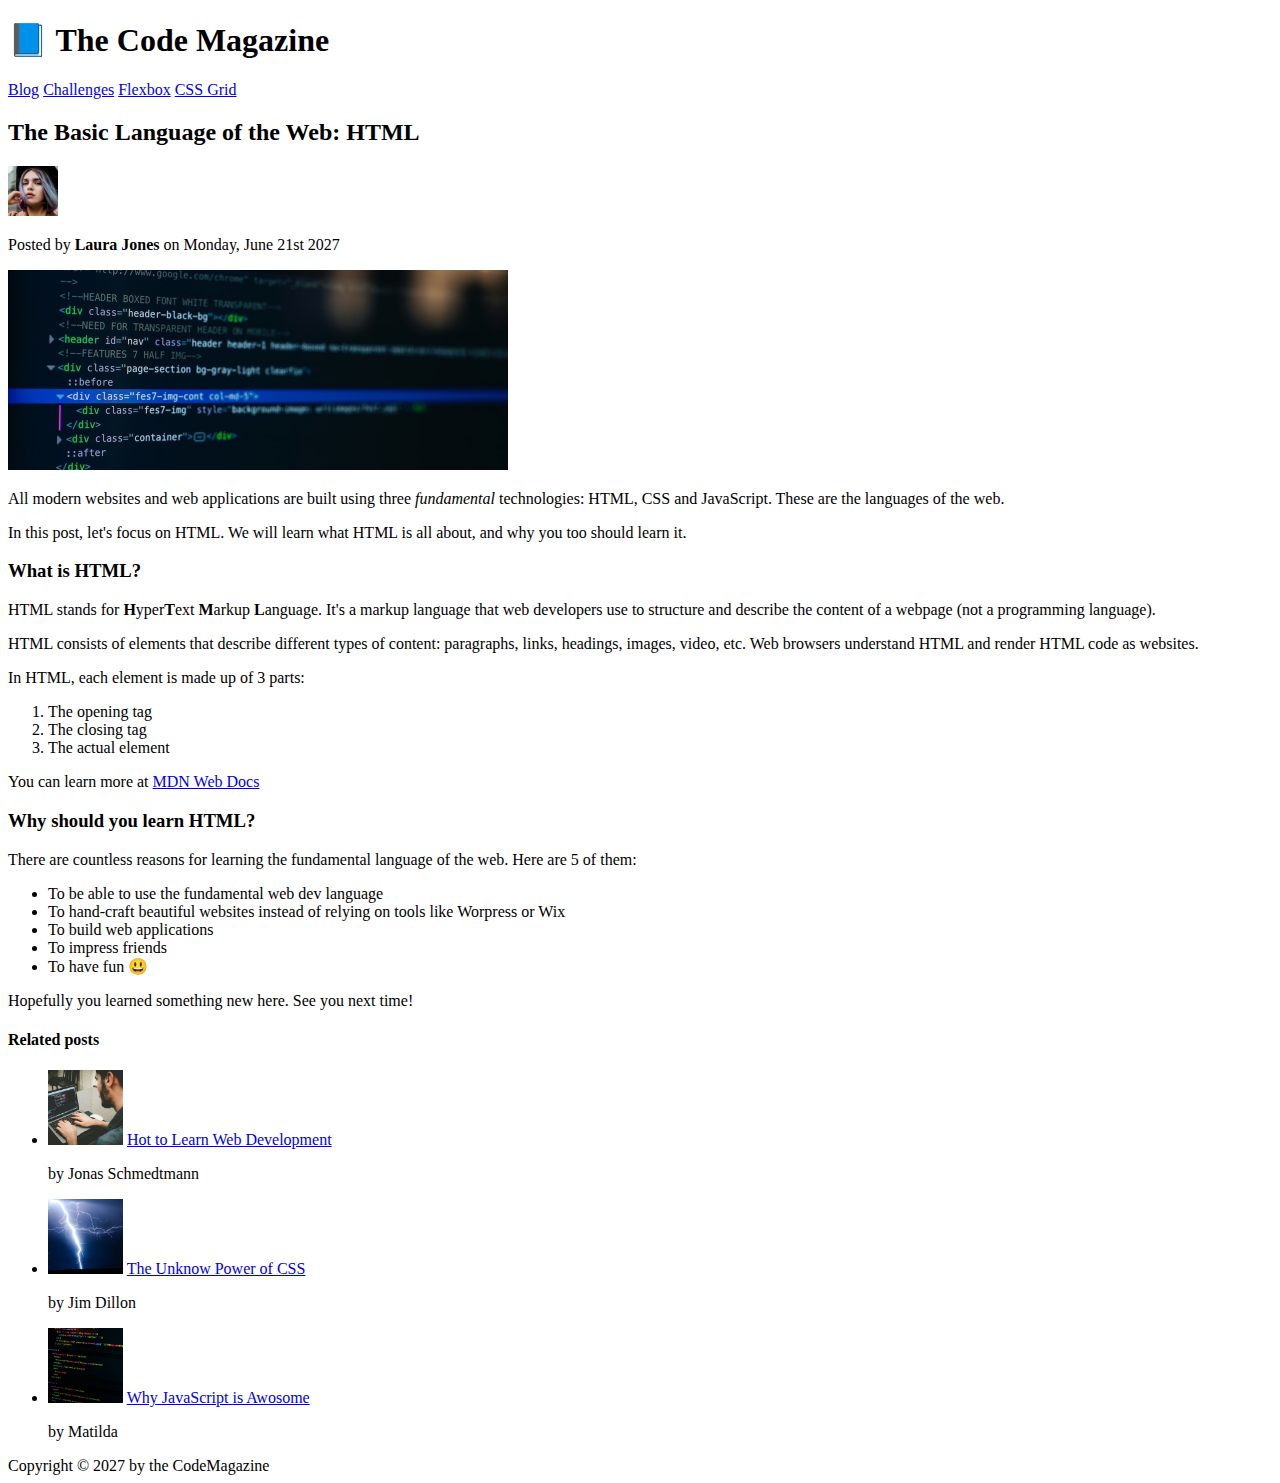
<file: 02-HTML-Fundamentals/index.html>
<!DOCTYPE html>
<html lang="en">
  <head>
    <meta charset="UTF-8" />
    <meta http-equiv="X-UA-Compatible" content="IE=edge" />
    <meta name="viewport" content="width=device-width, initial-scale=1.0" />
    <title>The Basic Language of the Web: HTML</title>
  </head>
  <body>
    <header>
      <h1>📘 The Code Magazine</h1>
      <!-- Her web sayfası sadece 1 tane h1 etiketine sahip olmalı! -->
      <nav>
        <a href="blog.html">Blog</a>
        <a href="#">Challenges</a>
        <a href="#">Flexbox</a>
        <a href="#">CSS Grid</a>
      </nav>
    </header>

    <article>
      <header>
        <h2>The Basic Language of the Web: HTML</h2>
        <img
          src="img/laura-jones.jpg"
          alt="Author's photo"
          width="50"
          height="50"
        />
        <p>Posted by <strong>Laura Jones</strong> on Monday, June 21st 2027</p>
        <!-- HTML'de bir karakter dizisini kalın göstermek için <b></b> veya <strong></strong> etiketi kullanılır ancak <strong></strong> etiketi semantik anlamı olduğu için kullanılmalıdır -->
        <img
          src="img/post-img.jpg"
          alt="HTML code on a screen"
          width="500"
          height="200"
        />
      </header>

      <p>
        All modern websites and web applications are built using three
        <em>fundamental</em>
        technologies: HTML, CSS and JavaScript. These are the languages of the
        web.
        <!-- Semantik anlamı olması için metinleri italik göstermek için
      <em></em> etiketi kullanılmalıdır -->
      </p>

      <p>
        In this post, let's focus on HTML. We will learn what HTML is all about,
        and why you too should learn it.
      </p>

      <h3>What is HTML?</h3>

      <p>
        HTML stands for <strong>H</strong>yper<strong>T</strong>ext
        <strong>M</strong>arkup <strong>L</strong>anguage. It's a markup
        language that web developers use to structure and describe the content
        of a webpage (not a programming language).
      </p>

      <p>
        HTML consists of elements that describe different types of content:
        paragraphs, links, headings, images, video, etc. Web browsers understand
        HTML and render HTML code as websites.
      </p>

      <p>In HTML, each element is made up of 3 parts:</p>

      <ol>
        <li>The opening tag</li>
        <li>The closing tag</li>
        <li>The actual element</li>
      </ol>
      <p>
        You can learn more at
        <a
          href="https://developer.mozilla.org/en-US/docs/Web/HTML"
          target="_blank"
          >MDN Web Docs</a
        >
      </p>

      <h3>Why should you learn HTML?</h3>

      <p>
        There are countless reasons for learning the fundamental language of the
        web. Here are 5 of them:
      </p>

      <ul>
        <li>To be able to use the fundamental web dev language</li>
        <li>
          To hand-craft beautiful websites instead of relying on tools like
          Worpress or Wix
        </li>
        <li>To build web applications</li>
        <li>To impress friends</li>
        <li>To have fun 😃</li>
      </ul>

      <p>Hopefully you learned something new here. See you next time!</p>
    </article>

    <aside>
      <h4>Related posts</h4>

      <ul>
        <li>
          <img
            src="img/related-1.jpg"
            alt="A man coding on computer"
            height="75"
            width="75"
          />
          <a href="#">Hot to Learn Web Development</a>
          <p>by Jonas Schmedtmann</p>
        </li>
        <li>
          <img
            src="img/related-2.jpg"
            alt="A lighting Photo"
            height="75"
            width="75"
          />
          <a href="#">The Unknow Power of CSS</a>
          <p>by Jim Dillon</p>
        </li>
        <li>
          <img
            src="img/related-3.jpg"
            alt="Code blocks on computer screen"
            height="75"
            width="75"
          />
          <a href="#">Why JavaScript is Awosome</a>
          <p>by Matilda</p>
        </li>
      </ul>
    </aside>

    <footer>Copyright &copy; 2027 by the CodeMagazine</footer>
  </body>
</html>
</file>
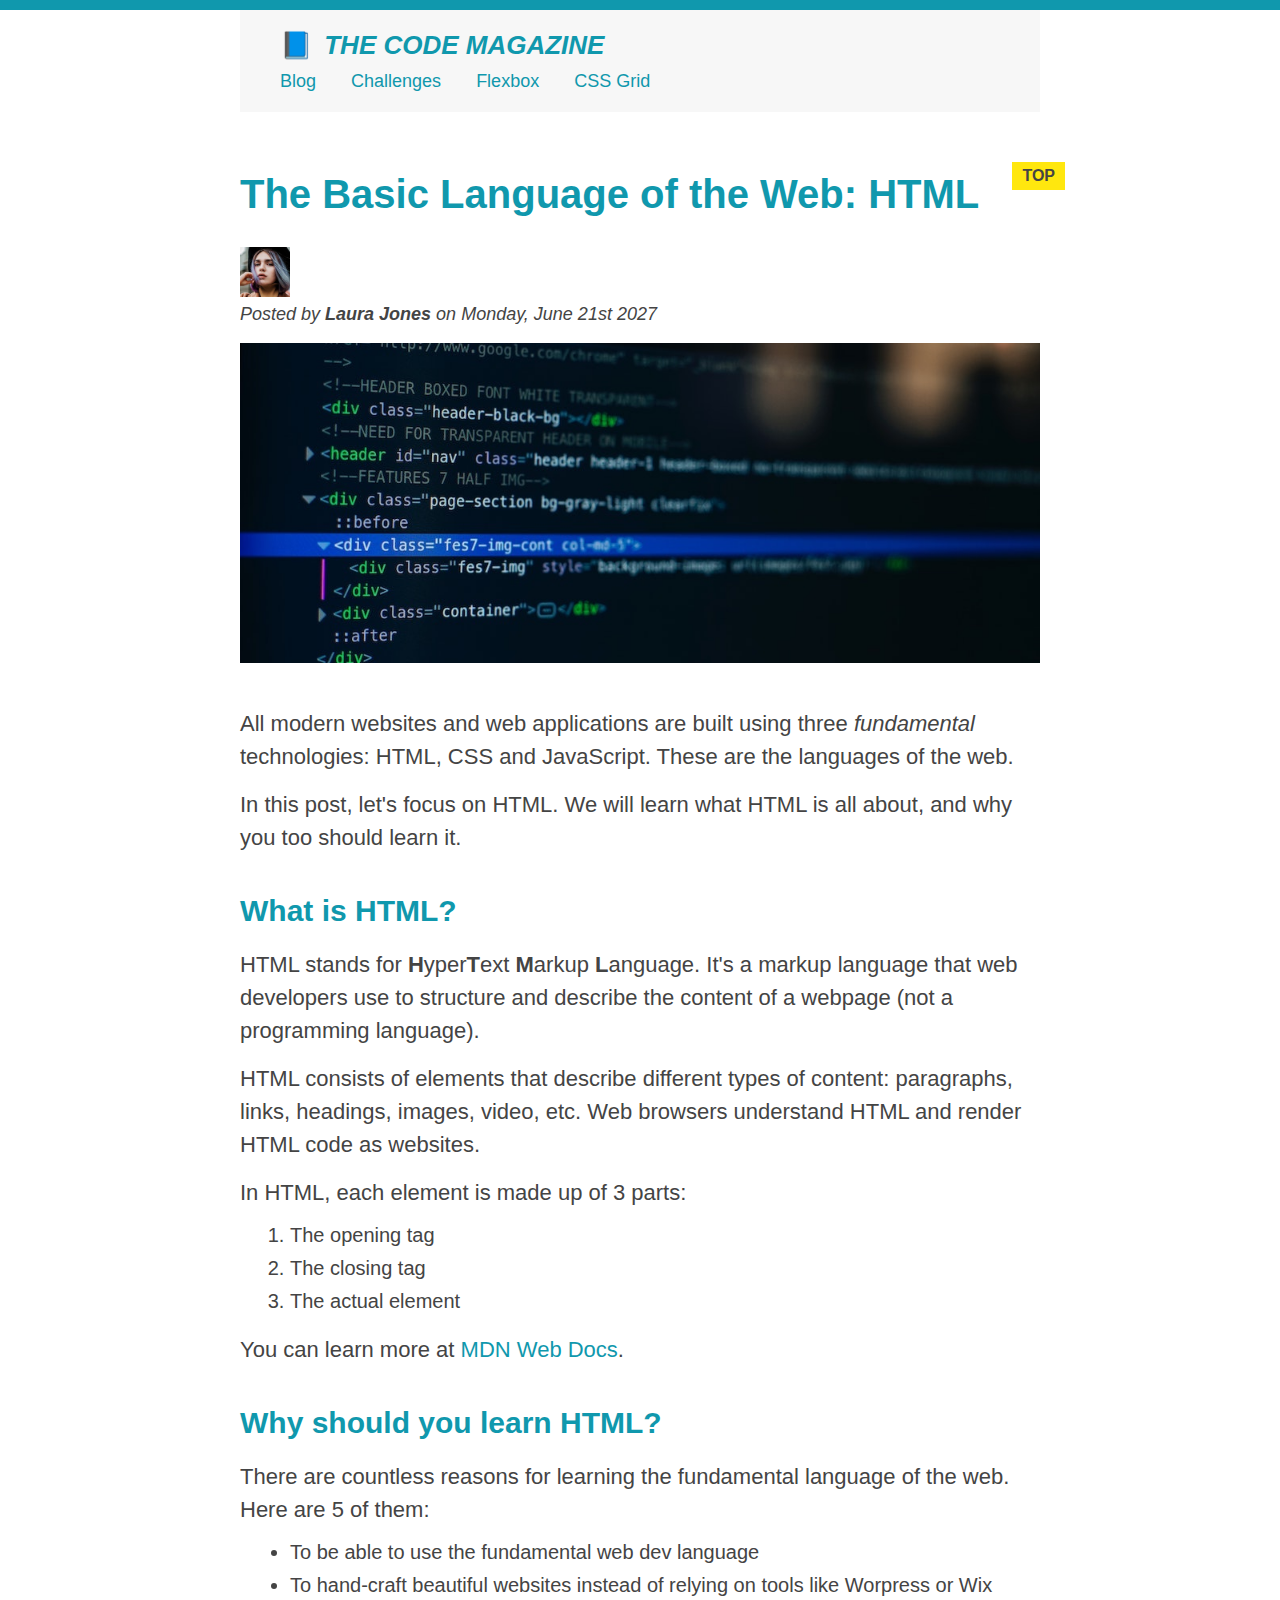
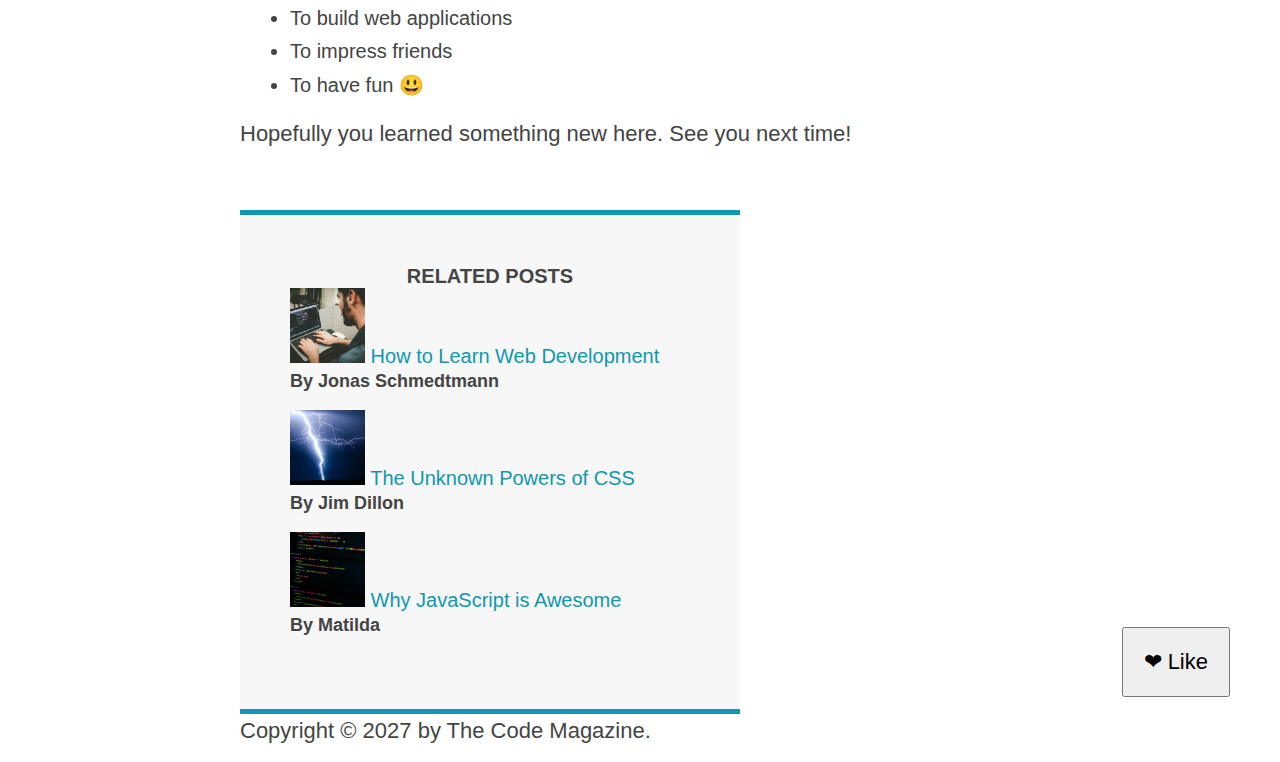
<file: 03-CSS-Fundamentals/index.html>
<!DOCTYPE html>
<html lang="en">
  <head>
    <meta charset="UTF-8" />
    <link rel="stylesheet" href="style.css" />
    <title>The Basic Language of the Web: HTML</title>
  </head>

  <body>
    <!--
    <h1>The Basic Language of the Web: HTML</h1>
    <h2>The Basic Language of the Web: HTML</h2>
    <h3>The Basic Language of the Web: HTML</h3>
    <h4>The Basic Language of the Web: HTML</h4>
    <h5>The Basic Language of the Web: HTML</h5>
    <h6>The Basic Language of the Web: HTML</h6>
    -->

    <div class="container">
      <header class="main-header">
        <h1>📘 The Code Magazine</h1>

        <nav>
          <a href="blog.html">Blog</a>
          <a href="#">Challenges</a>
          <a href="#">Flexbox</a>
          <a href="#">CSS Grid</a>
        </nav>
      </header>

      <article>
        <header class="post-header">
          <h2>The Basic Language of the Web: HTML</h2>

          <img
            src="img/laura-jones.jpg"
            alt="Headshot of Laura Jones"
            height="50"
            width="50"
          />

          <p id="author">
            Posted by <strong>Laura Jones</strong> on Monday, June 21st 2027
          </p>

          <img
            src="img/post-img.jpg"
            alt="HTML code on a screen"
            width="500"
            height="200"
            class="post-image"
          />
        </header>

        <p>
          All modern websites and web applications are built using three
          <em>fundamental</em>
          technologies: HTML, CSS and JavaScript. These are the languages of the
          web.
        </p>

        <p>
          In this post, let's focus on HTML. We will learn what HTML is all
          about, and why you too should learn it.
        </p>

        <h3>What is HTML?</h3>
        <p>
          HTML stands for <strong>H</strong>yper<strong>T</strong>ext
          <strong>M</strong>arkup <strong>L</strong>anguage. It's a markup
          language that web developers use to structure and describe the content
          of a webpage (not a programming language).
        </p>
        <p>
          HTML consists of elements that describe different types of content:
          paragraphs, links, headings, images, video, etc. Web browsers
          understand HTML and render HTML code as websites.
        </p>
        <p>In HTML, each element is made up of 3 parts:</p>

        <ol>
          <li>The opening tag</li>
          <li>The closing tag</li>
          <li>The actual element</li>
        </ol>

        <p>
          You can learn more at
          <a
            href="https://developer.mozilla.org/en-US/docs/Web/HTML"
            target="_blank"
            >MDN Web Docs</a
          >.
        </p>

        <h3>Why should you learn HTML?</h3>

        <p>
          There are countless reasons for learning the fundamental language of
          the web. Here are 5 of them:
        </p>

        <ul>
          <li>To be able to use the fundamental web dev language</li>
          <li>
            To hand-craft beautiful websites instead of relying on tools like
            Worpress or Wix
          </li>
          <li>To build web applications</li>
          <li>To impress friends</li>
          <li>To have fun 😃</li>
        </ul>

        <p>Hopefully you learned something new here. See you next time!</p>
      </article>

      <aside>
        <h4>Related posts</h4>

        <ul class="related">
          <li>
            <img
              src="img/related-1.jpg"
              alt="Person programming"
              width="75"
              width="75"
            />
            <a href="#">How to Learn Web Development</a>
            <p class="related-author">By Jonas Schmedtmann</p>
          </li>
          <li>
            <img
              src="img/related-2.jpg"
              alt="Lightning"
              width="75"
              heigth="75"
            />
            <a href="#">The Unknown Powers of CSS</a>
            <p class="related-author">By Jim Dillon</p>
          </li>
          <li>
            <img
              src="img/related-3.jpg"
              alt="JavaScript code on a screen"
              width="75"
              height="75"
            />
            <a href="#">Why JavaScript is Awesome</a>
            <p class="related-author">By Matilda</p>
          </li>
        </ul>
      </aside>

      <footer id="copyrigt">
        <p>Copyright &copy; 2027 by The Code Magazine.</p>
      </footer>
    </div>

    <button>❤ Like</button>
  </body>
</html>
</file>
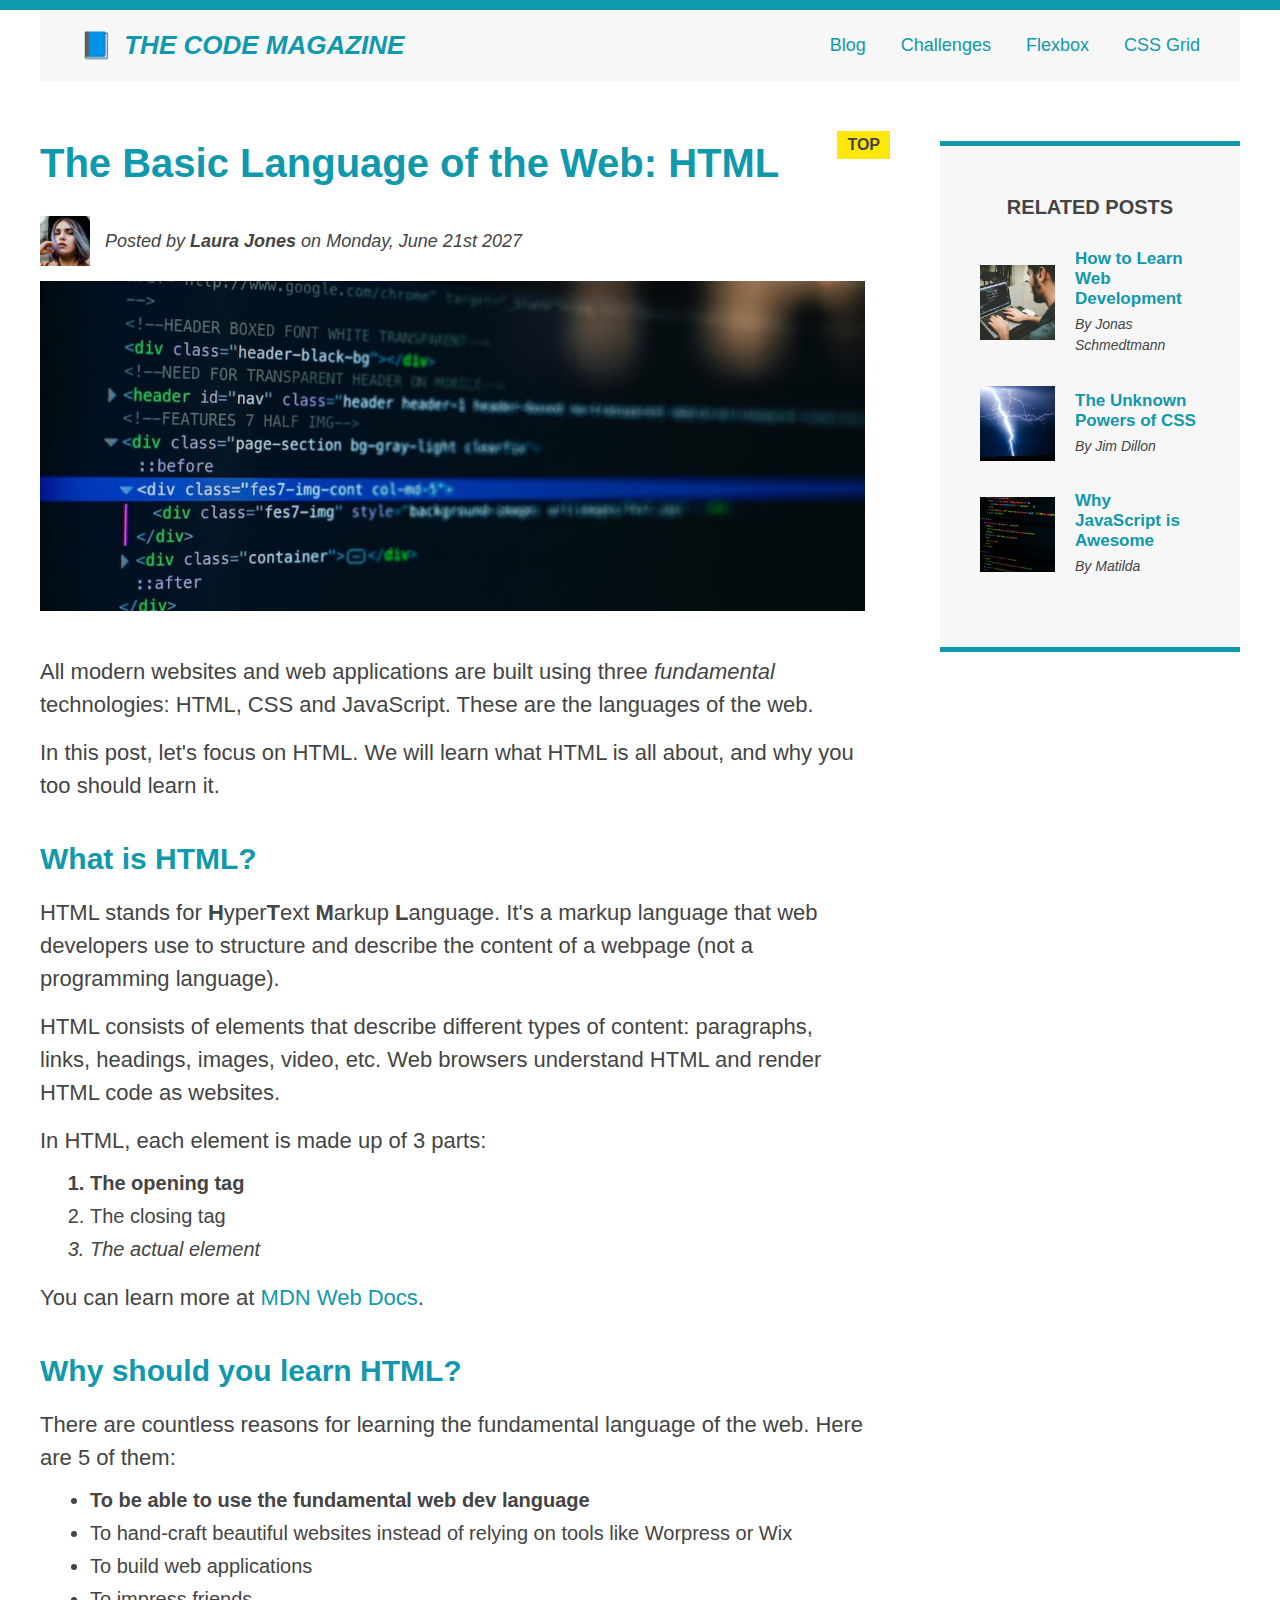
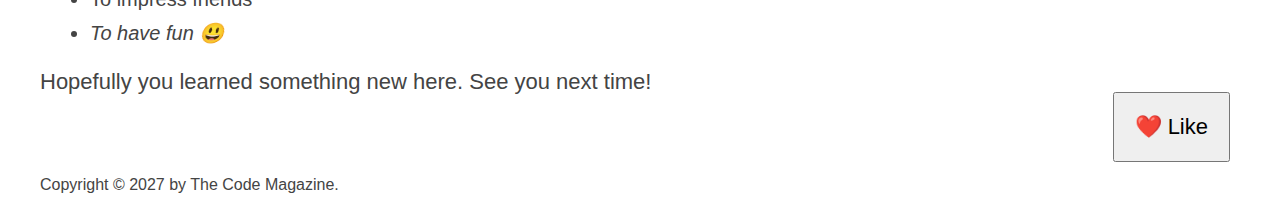
<file: 04-CSS-Layouts/index.html>
<!DOCTYPE html>
<html lang="en">
  <head>
    <meta charset="UTF-8" />
    <link href="style.css" rel="stylesheet" />

    <title>The Basic Language of the Web: HTML</title>
  </head>

  <body>
    <!--
    <h1>The Basic Language of the Web: HTML</h1>
    <h2>The Basic Language of the Web: HTML</h2>
    <h3>The Basic Language of the Web: HTML</h3>
    <h4>The Basic Language of the Web: HTML</h4>
    <h5>The Basic Language of the Web: HTML</h5>
    <h6>The Basic Language of the Web: HTML</h6>
    -->

    <div class="container">
      <header class="main-header clearfix">
        <h1>📘 The Code Magazine</h1>

        <nav>
          <!-- <strong>This is the navigation</strong> -->
          <a href="blog.html">Blog</a>
          <a href="#">Challenges</a>
          <a href="flexbox.html">Flexbox</a>
          <a href="css-grid.html">CSS Grid</a>
        </nav>
      </header>

      <!-- ONLY NECESSARY FOR FLEXBOX  -->
      <!-- <div class="row"> -->
      <article>
        <header class="post-header">
          <h2>The Basic Language of the Web: HTML</h2>
          <div class="author-box">
            <img
              src="img/laura-jones.jpg"
              alt="Headshot of Laura Jones"
              height="50"
              width="50"
              class="author-img"
            />

            <p id="author" class="author">
              Posted by <strong>Laura Jones</strong> on Monday, June 21st 2027
            </p>
          </div>
          <img
            src="img/post-img.jpg"
            alt="HTML code on a screen"
            width="500"
            height="200"
            class="post-img"
          />
          <button>❤️ Like</button>
        </header>

        <p>
          All modern websites and web applications are built using three
          <em>fundamental</em>
          technologies: HTML, CSS and JavaScript. These are the languages of the
          web.
        </p>

        <p>
          In this post, let's focus on HTML. We will learn what HTML is all
          about, and why you too should learn it.
        </p>

        <h3>What is HTML?</h3>
        <p>
          HTML stands for <strong>H</strong>yper<strong>T</strong>ext
          <strong>M</strong>arkup <strong>L</strong>anguage. It's a markup
          language that web developers use to structure and describe the content
          of a webpage (not a programming language).
        </p>
        <p>
          HTML consists of elements that describe different types of content:
          paragraphs, links, headings, images, video, etc. Web browsers
          understand HTML and render HTML code as websites.
        </p>
        <p>In HTML, each element is made up of 3 parts:</p>

        <ol>
          <li class="first-li">The opening tag</li>
          <li>The closing tag</li>
          <li>The actual element</li>
        </ol>

        <p>
          You can learn more at
          <a
            href="https://developer.mozilla.org/en-US/docs/Web/HTML"
            target="_blank"
            >MDN Web Docs</a
          >.
        </p>

        <h3>Why should you learn HTML?</h3>

        <p>
          There are countless reasons for learning the fundamental language of
          the web. Here are 5 of them:
        </p>

        <ul>
          <li class="first-li">
            To be able to use the fundamental web dev language
          </li>
          <li>
            To hand-craft beautiful websites instead of relying on tools like
            Worpress or Wix
          </li>
          <li>To build web applications</li>
          <li>To impress friends</li>
          <li>To have fun 😃</li>
        </ul>

        <p>Hopefully you learned something new here. See you next time!</p>
      </article>

      <aside>
        <h4>Related posts</h4>

        <ul class="related">
          <li class="related-post">
            <img
              src="img/related-1.jpg"
              alt="Person programming"
              width="75"
              height="75"
            />
            <div>
              <a href="#" class="related-link">How to Learn Web Development</a>
              <p class="related-author">By Jonas Schmedtmann</p>
            </div>
          </li>
          <li class="related-post">
            <img
              src="img/related-2.jpg"
              alt="Lightning"
              width="75"
              height="75"
            />
            <div>
              <a href="#" class="related-link">The Unknown Powers of CSS</a>
              <p class="related-author">By Jim Dillon</p>
            </div>
          </li>
          <li class="related-post">
            <img
              src="img/related-3.jpg"
              alt="JavaScript code on a screen"
              width="75"
              height="75"
            />
            <div>
              <a href="#" class="related-link">Why JavaScript is Awesome</a>
              <p class="related-author">By Matilda</p>
            </div>
          </li>
        </ul>
      </aside>
      <!-- </div> -->
      <footer>
        <p id="copyright" class="copyright text">
          Copyright &copy; 2027 by The Code Magazine.
        </p>
      </footer>
    </div>
  </body>
</html>
</file>
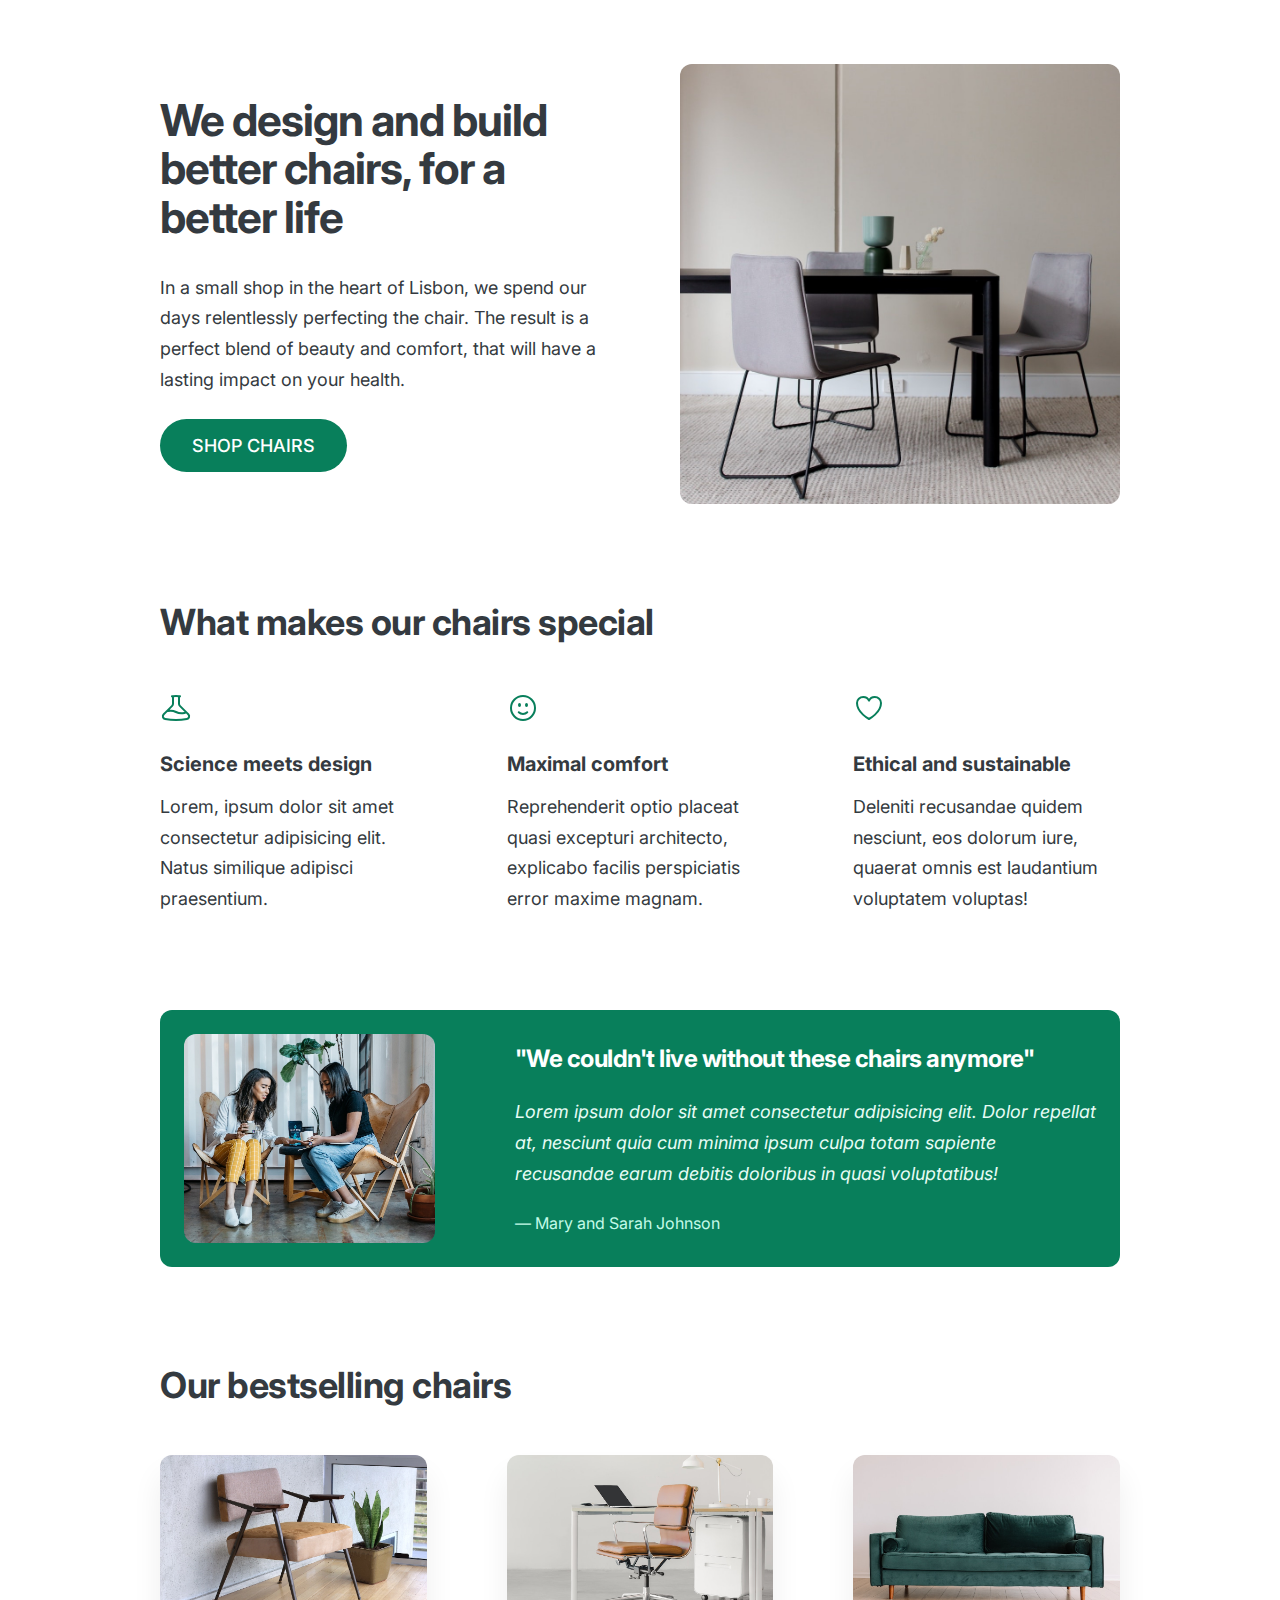
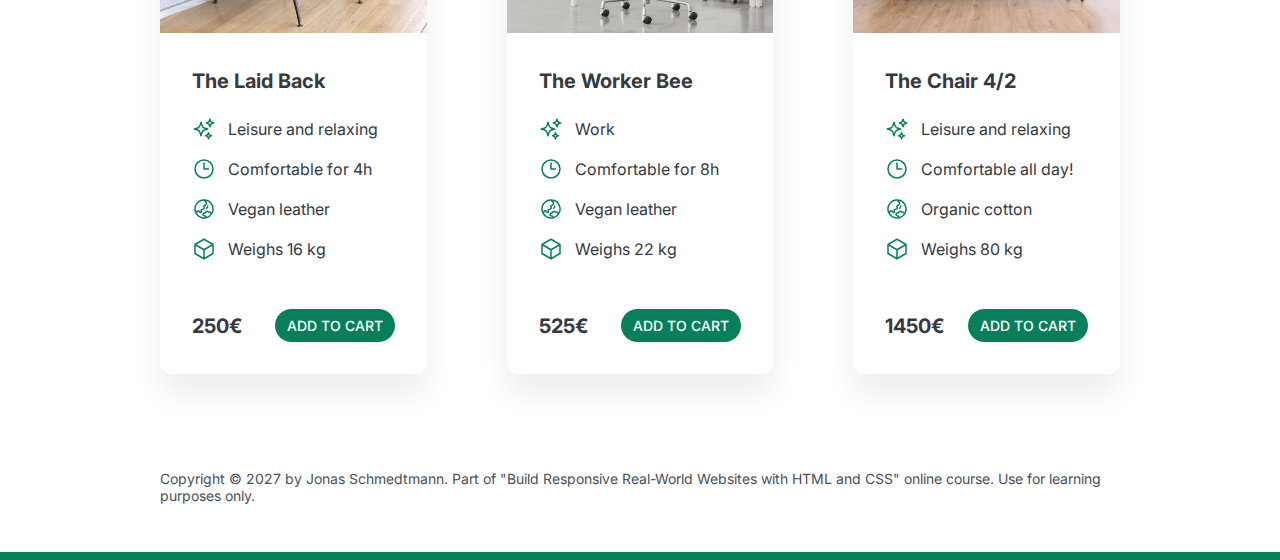
<file: 05-Design/index.html>
<!DOCTYPE html>
<html lang="en">
  <head>
    <meta charset="UTF-8" />
    <meta http-equiv="X-UA-Compatible" content="IE=edge" />
    <meta name="viewport" content="width=device-width, initial-scale=1.0" />
    <link rel="preconnect" href="https://fonts.googleapis.com" />
    <link rel="preconnect" href="https://fonts.gstatic.com" crossorigin />
    <link
      href="https://fonts.googleapis.com/css2?family=Inter:wght@400;500;600;700&display=swap"
      rel="stylesheet"
    />
    <link rel="stylesheet" href="style.css" />
    <title>Lisbon Chair Shop</title>
  </head>
  <body>
    <div class="container">
      <header>
        <div class="header-text-box">
          <h1>We design and build better chairs, for a better life</h1>
          <p class="header-text">
            In a small shop in the heart of Lisbon, we spend our days
            relentlessly perfecting the chair. The result is a perfect blend of
            beauty and comfort, that will have a lasting impact on your health.
          </p>
          <a class="btn btn--big" href="#">Shop chairs</a>
        </div>
        <img src="hero.jpg" alt="Photo" />
      </header>

      <section>
        <h2>What makes our chairs special</h2>
        <div class="grid-3-cols">
          <div>
            <svg
              xmlns="http://www.w3.org/2000/svg"
              fill="none"
              viewBox="0 0 24 24"
              stroke-width="1.5"
              stroke="currentColor"
              class="features-icon"
            >
              <path
                stroke-linecap="round"
                stroke-linejoin="round"
                d="M9.75 3.104v5.714a2.25 2.25 0 01-.659 1.591L5 14.5M9.75 3.104c-.251.023-.501.05-.75.082m.75-.082a24.301 24.301 0 014.5 0m0 0v5.714c0 .597.237 1.17.659 1.591L19.8 15.3M14.25 3.104c.251.023.501.05.75.082M19.8 15.3l-1.57.393A9.065 9.065 0 0112 15a9.065 9.065 0 00-6.23-.693L5 14.5m14.8.8l1.402 1.402c1.232 1.232.65 3.318-1.067 3.611A48.309 48.309 0 0112 21c-2.773 0-5.491-.235-8.135-.687-1.718-.293-2.3-2.379-1.067-3.61L5 14.5"
              />
            </svg>

            <p class="features-title"><strong>Science meets design</strong></p>
            <p class="features-text">
              Lorem, ipsum dolor sit amet consectetur adipisicing elit. Natus
              similique adipisci praesentium.
            </p>
          </div>

          <div>
            <svg
              xmlns="http://www.w3.org/2000/svg"
              fill="none"
              viewBox="0 0 24 24"
              stroke-width="1.5"
              stroke="currentColor"
              class="features-icon"
            >
              <path
                stroke-linecap="round"
                stroke-linejoin="round"
                d="M15.182 15.182a4.5 4.5 0 01-6.364 0M21 12a9 9 0 11-18 0 9 9 0 0118 0zM9.75 9.75c0 .414-.168.75-.375.75S9 10.164 9 9.75 9.168 9 9.375 9s.375.336.375.75zm-.375 0h.008v.015h-.008V9.75zm5.625 0c0 .414-.168.75-.375.75s-.375-.336-.375-.75.168-.75.375-.75.375.336.375.75zm-.375 0h.008v.015h-.008V9.75z"
              />
            </svg>

            <p class="features-title">
              <strong>Maximal comfort</strong>
            </p>
            <p class="features-text">
              Reprehenderit optio placeat quasi excepturi architecto, explicabo
              facilis perspiciatis error maxime magnam.
            </p>
          </div>

          <div>
            <svg
              xmlns="http://www.w3.org/2000/svg"
              fill="none"
              viewBox="0 0 24 24"
              stroke-width="1.5"
              stroke="currentColor"
              class="features-icon"
            >
              <path
                stroke-linecap="round"
                stroke-linejoin="round"
                d="M21 8.25c0-2.485-2.099-4.5-4.688-4.5-1.935 0-3.597 1.126-4.312 2.733-.715-1.607-2.377-2.733-4.313-2.733C5.1 3.75 3 5.765 3 8.25c0 7.22 9 12 9 12s9-4.78 9-12z"
              />
            </svg>

            <p class="features-title">
              <strong>Ethical and sustainable</strong>
            </p>
            <p class="features-text">
              Deleniti recusandae quidem nesciunt, eos dolorum iure, quaerat
              omnis est laudantium voluptatem voluptas!
            </p>
          </div>
        </div>
      </section>

      <section class="testimonial-section">
        <div class="grid-3-cols">
          <img src="customers.jpg" alt="People sitting on chairs" />
          <div class="testimonial-box">
            <h2>"We couldn't live without these chairs anymore"</h2>
            <blockquote class="testimonial-text">
              Lorem ipsum dolor sit amet consectetur adipisicing elit. Dolor
              repellat at, nesciunt quia cum minima ipsum culpa totam sapiente
              recusandae earum debitis doloribus in quasi voluptatibus!
            </blockquote>
            <p class="testimonial-author">&mdash; Mary and Sarah Johnson</p>
          </div>
        </div>
      </section>

      <section>
        <h2>Our bestselling chairs</h2>
        <div class="grid-3-cols">
          <figure class="chair">
            <img src="chair-1.jpg" alt="Chair" />
            <div class="chair-box">
              <h3>The Laid Back</h3>
              <ul class="chair-details">
                <li>
                  <svg
                    xmlns="http://www.w3.org/2000/svg"
                    fill="none"
                    viewBox="0 0 24 24"
                    stroke-width="1.5"
                    stroke="currentColor"
                    class="chair-icon"
                  >
                    <path
                      stroke-linecap="round"
                      stroke-linejoin="round"
                      d="M9.813 15.904L9 18.75l-.813-2.846a4.5 4.5 0 00-3.09-3.09L2.25 12l2.846-.813a4.5 4.5 0 003.09-3.09L9 5.25l.813 2.846a4.5 4.5 0 003.09 3.09L15.75 12l-2.846.813a4.5 4.5 0 00-3.09 3.09zM18.259 8.715L18 9.75l-.259-1.035a3.375 3.375 0 00-2.455-2.456L14.25 6l1.036-.259a3.375 3.375 0 002.455-2.456L18 2.25l.259 1.035a3.375 3.375 0 002.456 2.456L21.75 6l-1.035.259a3.375 3.375 0 00-2.456 2.456zM16.894 20.567L16.5 21.75l-.394-1.183a2.25 2.25 0 00-1.423-1.423L13.5 18.75l1.183-.394a2.25 2.25 0 001.423-1.423l.394-1.183.394 1.183a2.25 2.25 0 001.423 1.423l1.183.394-1.183.394a2.25 2.25 0 00-1.423 1.423z"
                    />
                  </svg>

                  <!-- Span is a generic INLINE text element, it doesn't have any meaning. It's like a div element, but inline -->
                  <span>Leisure and relaxing</span>
                </li>
                <li>
                  <svg
                    xmlns="http://www.w3.org/2000/svg"
                    fill="none"
                    viewBox="0 0 24 24"
                    stroke-width="1.5"
                    stroke="currentColor"
                    class="chair-icon"
                  >
                    <path
                      stroke-linecap="round"
                      stroke-linejoin="round"
                      d="M12 6v6h4.5m4.5 0a9 9 0 11-18 0 9 9 0 0118 0z"
                    />
                  </svg>

                  <span>Comfortable for 4h</span>
                </li>
                <li>
                  <svg
                    xmlns="http://www.w3.org/2000/svg"
                    fill="none"
                    viewBox="0 0 24 24"
                    stroke-width="1.5"
                    stroke="currentColor"
                    class="chair-icon"
                  >
                    <path
                      stroke-linecap="round"
                      stroke-linejoin="round"
                      d="M12.75 3.03v.568c0 .334.148.65.405.864l1.068.89c.442.369.535 1.01.216 1.49l-.51.766a2.25 2.25 0 01-1.161.886l-.143.048a1.107 1.107 0 00-.57 1.664c.369.555.169 1.307-.427 1.605L9 13.125l.423 1.059a.956.956 0 01-1.652.928l-.679-.906a1.125 1.125 0 00-1.906.172L4.5 15.75l-.612.153M12.75 3.031a9 9 0 00-8.862 12.872M12.75 3.031a9 9 0 016.69 14.036m0 0l-.177-.529A2.25 2.25 0 0017.128 15H16.5l-.324-.324a1.453 1.453 0 00-2.328.377l-.036.073a1.586 1.586 0 01-.982.816l-.99.282c-.55.157-.894.702-.8 1.267l.073.438c.08.474.49.821.97.821.846 0 1.598.542 1.865 1.345l.215.643m5.276-3.67a9.012 9.012 0 01-5.276 3.67m0 0a9 9 0 01-10.275-4.835M15.75 9c0 .896-.393 1.7-1.016 2.25"
                    />
                  </svg>

                  <span>Vegan leather</span>
                </li>
                <li>
                  <svg
                    xmlns="http://www.w3.org/2000/svg"
                    fill="none"
                    viewBox="0 0 24 24"
                    stroke-width="1.5"
                    stroke="currentColor"
                    class="chair-icon"
                  >
                    <path
                      stroke-linecap="round"
                      stroke-linejoin="round"
                      d="M21 7.5l-9-5.25L3 7.5m18 0l-9 5.25m9-5.25v9l-9 5.25M3 7.5l9 5.25M3 7.5v9l9 5.25m0-9v9"
                    />
                  </svg>

                  <span>Weighs 16 kg</span>
                </li>
              </ul>
              <div class="chair-price">
                <strong>250€</strong>
                <a href="#" class="btn btn--small">Add to cart</a>
              </div>
            </div>
          </figure>

          <figure class="chair">
            <img src="chair-2.jpg" alt="Chair" />
            <div class="chair-box">
              <h3>The Worker Bee</h3>
              <ul class="chair-details">
                <li>
                  <svg
                    xmlns="http://www.w3.org/2000/svg"
                    fill="none"
                    viewBox="0 0 24 24"
                    stroke-width="1.5"
                    stroke="currentColor"
                    class="chair-icon"
                  >
                    <path
                      stroke-linecap="round"
                      stroke-linejoin="round"
                      d="M9.813 15.904L9 18.75l-.813-2.846a4.5 4.5 0 00-3.09-3.09L2.25 12l2.846-.813a4.5 4.5 0 003.09-3.09L9 5.25l.813 2.846a4.5 4.5 0 003.09 3.09L15.75 12l-2.846.813a4.5 4.5 0 00-3.09 3.09zM18.259 8.715L18 9.75l-.259-1.035a3.375 3.375 0 00-2.455-2.456L14.25 6l1.036-.259a3.375 3.375 0 002.455-2.456L18 2.25l.259 1.035a3.375 3.375 0 002.456 2.456L21.75 6l-1.035.259a3.375 3.375 0 00-2.456 2.456zM16.894 20.567L16.5 21.75l-.394-1.183a2.25 2.25 0 00-1.423-1.423L13.5 18.75l1.183-.394a2.25 2.25 0 001.423-1.423l.394-1.183.394 1.183a2.25 2.25 0 001.423 1.423l1.183.394-1.183.394a2.25 2.25 0 00-1.423 1.423z"
                    />
                  </svg>
                  <span>Work</span>
                </li>
                <li>
                  <svg
                    xmlns="http://www.w3.org/2000/svg"
                    fill="none"
                    viewBox="0 0 24 24"
                    stroke-width="1.5"
                    stroke="currentColor"
                    class="chair-icon"
                  >
                    <path
                      stroke-linecap="round"
                      stroke-linejoin="round"
                      d="M12 6v6h4.5m4.5 0a9 9 0 11-18 0 9 9 0 0118 0z"
                    />
                  </svg>
                  <span>Comfortable for 8h</span>
                </li>
                <li>
                  <svg
                    xmlns="http://www.w3.org/2000/svg"
                    fill="none"
                    viewBox="0 0 24 24"
                    stroke-width="1.5"
                    stroke="currentColor"
                    class="chair-icon"
                  >
                    <path
                      stroke-linecap="round"
                      stroke-linejoin="round"
                      d="M12.75 3.03v.568c0 .334.148.65.405.864l1.068.89c.442.369.535 1.01.216 1.49l-.51.766a2.25 2.25 0 01-1.161.886l-.143.048a1.107 1.107 0 00-.57 1.664c.369.555.169 1.307-.427 1.605L9 13.125l.423 1.059a.956.956 0 01-1.652.928l-.679-.906a1.125 1.125 0 00-1.906.172L4.5 15.75l-.612.153M12.75 3.031a9 9 0 00-8.862 12.872M12.75 3.031a9 9 0 016.69 14.036m0 0l-.177-.529A2.25 2.25 0 0017.128 15H16.5l-.324-.324a1.453 1.453 0 00-2.328.377l-.036.073a1.586 1.586 0 01-.982.816l-.99.282c-.55.157-.894.702-.8 1.267l.073.438c.08.474.49.821.97.821.846 0 1.598.542 1.865 1.345l.215.643m5.276-3.67a9.012 9.012 0 01-5.276 3.67m0 0a9 9 0 01-10.275-4.835M15.75 9c0 .896-.393 1.7-1.016 2.25"
                    />
                  </svg>
                  <span>Vegan leather</span>
                </li>
                <li>
                  <svg
                    xmlns="http://www.w3.org/2000/svg"
                    fill="none"
                    viewBox="0 0 24 24"
                    stroke-width="1.5"
                    stroke="currentColor"
                    class="chair-icon"
                  >
                    <path
                      stroke-linecap="round"
                      stroke-linejoin="round"
                      d="M21 7.5l-9-5.25L3 7.5m18 0l-9 5.25m9-5.25v9l-9 5.25M3 7.5l9 5.25M3 7.5v9l9 5.25m0-9v9"
                    />
                  </svg>
                  <span>Weighs 22 kg</span>
                </li>
              </ul>
              <div class="chair-price">
                <strong>525€</strong>
                <a href="#" class="btn btn--small">Add to cart</a>
              </div>
            </div>
          </figure>

          <figure class="chair">
            <img src="chair-3.jpg" alt="Chair" />
            <div class="chair-box">
              <h3>The Chair 4/2</h3>
              <ul class="chair-details">
                <li>
                  <svg
                    xmlns="http://www.w3.org/2000/svg"
                    fill="none"
                    viewBox="0 0 24 24"
                    stroke-width="1.5"
                    stroke="currentColor"
                    class="chair-icon"
                  >
                    <path
                      stroke-linecap="round"
                      stroke-linejoin="round"
                      d="M9.813 15.904L9 18.75l-.813-2.846a4.5 4.5 0 00-3.09-3.09L2.25 12l2.846-.813a4.5 4.5 0 003.09-3.09L9 5.25l.813 2.846a4.5 4.5 0 003.09 3.09L15.75 12l-2.846.813a4.5 4.5 0 00-3.09 3.09zM18.259 8.715L18 9.75l-.259-1.035a3.375 3.375 0 00-2.455-2.456L14.25 6l1.036-.259a3.375 3.375 0 002.455-2.456L18 2.25l.259 1.035a3.375 3.375 0 002.456 2.456L21.75 6l-1.035.259a3.375 3.375 0 00-2.456 2.456zM16.894 20.567L16.5 21.75l-.394-1.183a2.25 2.25 0 00-1.423-1.423L13.5 18.75l1.183-.394a2.25 2.25 0 001.423-1.423l.394-1.183.394 1.183a2.25 2.25 0 001.423 1.423l1.183.394-1.183.394a2.25 2.25 0 00-1.423 1.423z"
                    />
                  </svg>
                  <span>Leisure and relaxing</span>
                </li>
                <li>
                  <svg
                    xmlns="http://www.w3.org/2000/svg"
                    fill="none"
                    viewBox="0 0 24 24"
                    stroke-width="1.5"
                    stroke="currentColor"
                    class="chair-icon"
                  >
                    <path
                      stroke-linecap="round"
                      stroke-linejoin="round"
                      d="M12 6v6h4.5m4.5 0a9 9 0 11-18 0 9 9 0 0118 0z"
                    />
                  </svg>
                  <span>Comfortable all day!</span>
                </li>
                <li>
                  <svg
                    xmlns="http://www.w3.org/2000/svg"
                    fill="none"
                    viewBox="0 0 24 24"
                    stroke-width="1.5"
                    stroke="currentColor"
                    class="chair-icon"
                  >
                    <path
                      stroke-linecap="round"
                      stroke-linejoin="round"
                      d="M12.75 3.03v.568c0 .334.148.65.405.864l1.068.89c.442.369.535 1.01.216 1.49l-.51.766a2.25 2.25 0 01-1.161.886l-.143.048a1.107 1.107 0 00-.57 1.664c.369.555.169 1.307-.427 1.605L9 13.125l.423 1.059a.956.956 0 01-1.652.928l-.679-.906a1.125 1.125 0 00-1.906.172L4.5 15.75l-.612.153M12.75 3.031a9 9 0 00-8.862 12.872M12.75 3.031a9 9 0 016.69 14.036m0 0l-.177-.529A2.25 2.25 0 0017.128 15H16.5l-.324-.324a1.453 1.453 0 00-2.328.377l-.036.073a1.586 1.586 0 01-.982.816l-.99.282c-.55.157-.894.702-.8 1.267l.073.438c.08.474.49.821.97.821.846 0 1.598.542 1.865 1.345l.215.643m5.276-3.67a9.012 9.012 0 01-5.276 3.67m0 0a9 9 0 01-10.275-4.835M15.75 9c0 .896-.393 1.7-1.016 2.25"
                    />
                  </svg>
                  <span>Organic cotton</span>
                </li>
                <li>
                  <svg
                    xmlns="http://www.w3.org/2000/svg"
                    fill="none"
                    viewBox="0 0 24 24"
                    stroke-width="1.5"
                    stroke="currentColor"
                    class="chair-icon"
                  >
                    <path
                      stroke-linecap="round"
                      stroke-linejoin="round"
                      d="M21 7.5l-9-5.25L3 7.5m18 0l-9 5.25m9-5.25v9l-9 5.25M3 7.5l9 5.25M3 7.5v9l9 5.25m0-9v9"
                    />
                  </svg>
                  <span>Weighs 80 kg</span>
                </li>
              </ul>
              <div class="chair-price">
                <strong>1450€</strong>
                <a href="#" class="btn btn--small">Add to cart</a>
              </div>
            </div>
          </figure>
        </div>
      </section>

      <footer>
        Copyright &copy; 2027 by Jonas Schmedtmann. Part of "Build Responsive
        Real-World Websites with HTML and CSS" online course. Use for learning
        purposes only.
      </footer>
    </div>
  </body>
</html>
</file>
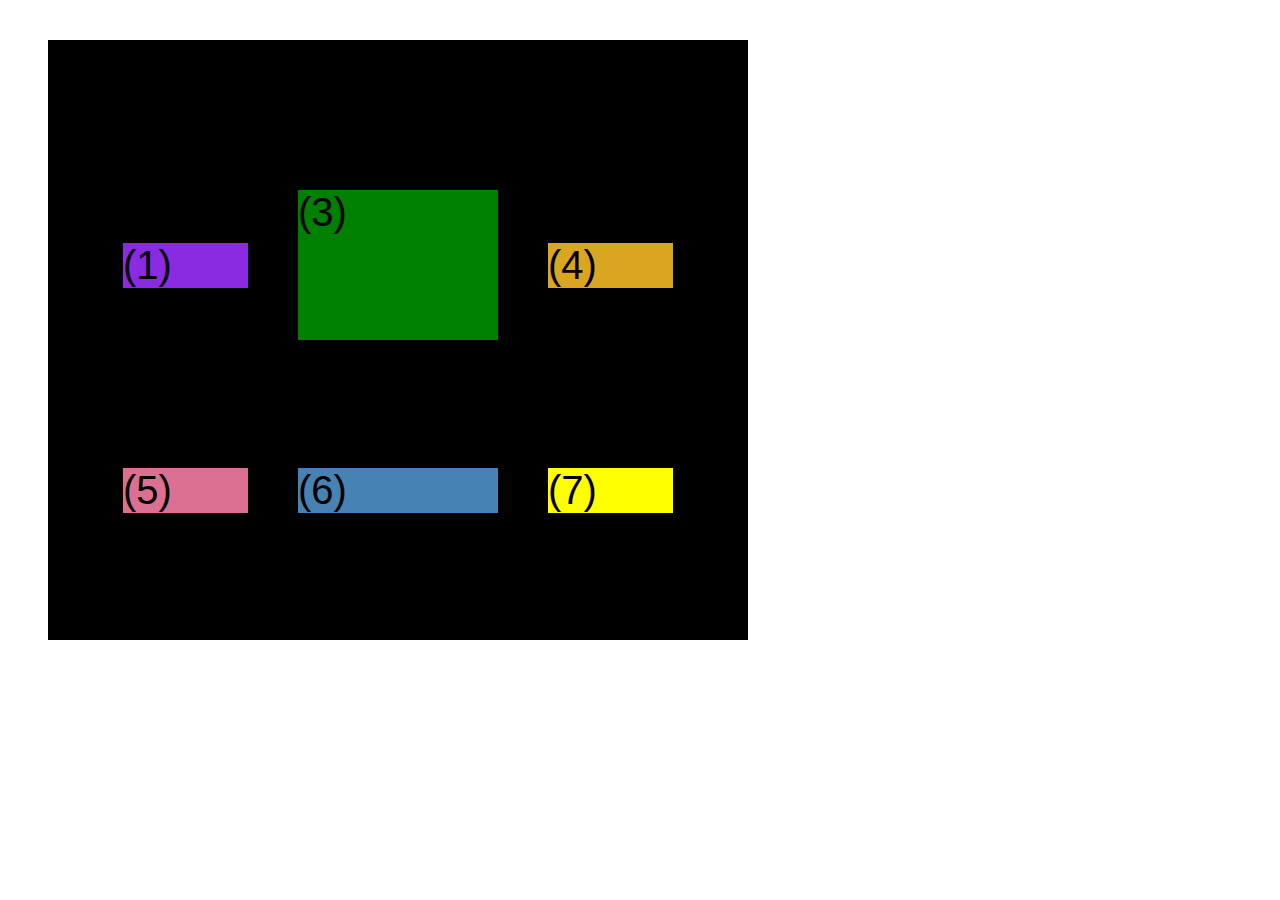
<file: 04-CSS-Layouts/css-grid.html>
<!DOCTYPE html>
<html lang="en">
  <head>
    <meta charset="UTF-8" />
    <meta http-equiv="X-UA-Compatible" content="IE=edge" />
    <meta name="viewport" content="width=device-width, initial-scale=1.0" />
    <title>CSS Grid</title>
    <style>
      .el--1 {
        background-color: blueviolet;
      }
      .el--2 {
        background-color: orangered;
      }
      .el--3 {
        background-color: green;
        height: 150px;
      }
      .el--4 {
        background-color: goldenrod;
      }
      .el--5 {
        background-color: palevioletred;
      }
      .el--6 {
        background-color: steelblue;
      }
      .el--7 {
        background-color: yellow;
      }
      .el--8 {
        background-color: crimson;
      }

      .container--1 {
        /* STARTER */
        display: none;
        font-family: sans-serif;
        background-color: #ddd;
        font-size: 40px;
        margin: 40px;

        /* CSS GRID */
        /* display: grid; */
        /* grid-template-columns: 1fr 1fr 1fr 1fr; */
        grid-template-columns: repeat(4, 1fr);
        grid-template-rows: repeat(2, 1fr);
        /* gap: 30px; */

        column-gap: 20px;
        row-gap: 40px;
      }

      .el--8 {
        grid-column: 2 / 4;
        grid-row: 1 / 2;
      }

      .el--2 {
        /* grid-column: 1 / 4; */
        grid-column: 1 / span 3;
        grid-row: 2 / 3;
      }

      .container--2 {
        /* STARTER */
        font-family: sans-serif;
        background-color: black;
        font-size: 40px;
        margin: 40px;

        width: 700px;
        height: 600px;

        /* CSS GRID */
        display: grid;
        grid-template-columns: 125px 200px 125px;
        grid-template-rows: 250px 100px;
        gap: 50px;

        /* Aligning tracks inside container:
        distribute empty space*/
        justify-content: center;
        /* justify-content: space-between; */

        align-content: center;

        /* Aligning items INSIDE cells: moving items around inside cells */
        align-items: center;
      }
    </style>
  </head>
  <body>
    <div class="container--1">
      <div class="el el--1">(1) HTML</div>
      <div class="el el--2">(2) and</div>
      <div class="el el--3">(3) CSS</div>
      <div class="el el--4">(4) are</div>
      <div class="el el--5">(5) amazing</div>
      <div class="el el--6">(6) languages</div>
      <div class="el el--7">(7) to</div>
      <div class="el el--8">(8) learn</div>
    </div>

    <div class="container--2">
      <div class="el el--1">(1)</div>
      <div class="el el--3">(3)</div>
      <div class="el el--4">(4)</div>
      <div class="el el--5">(5)</div>
      <div class="el el--6">(6)</div>
      <div class="el el--7">(7)</div>
    </div>
  </body>
</html>
</file>
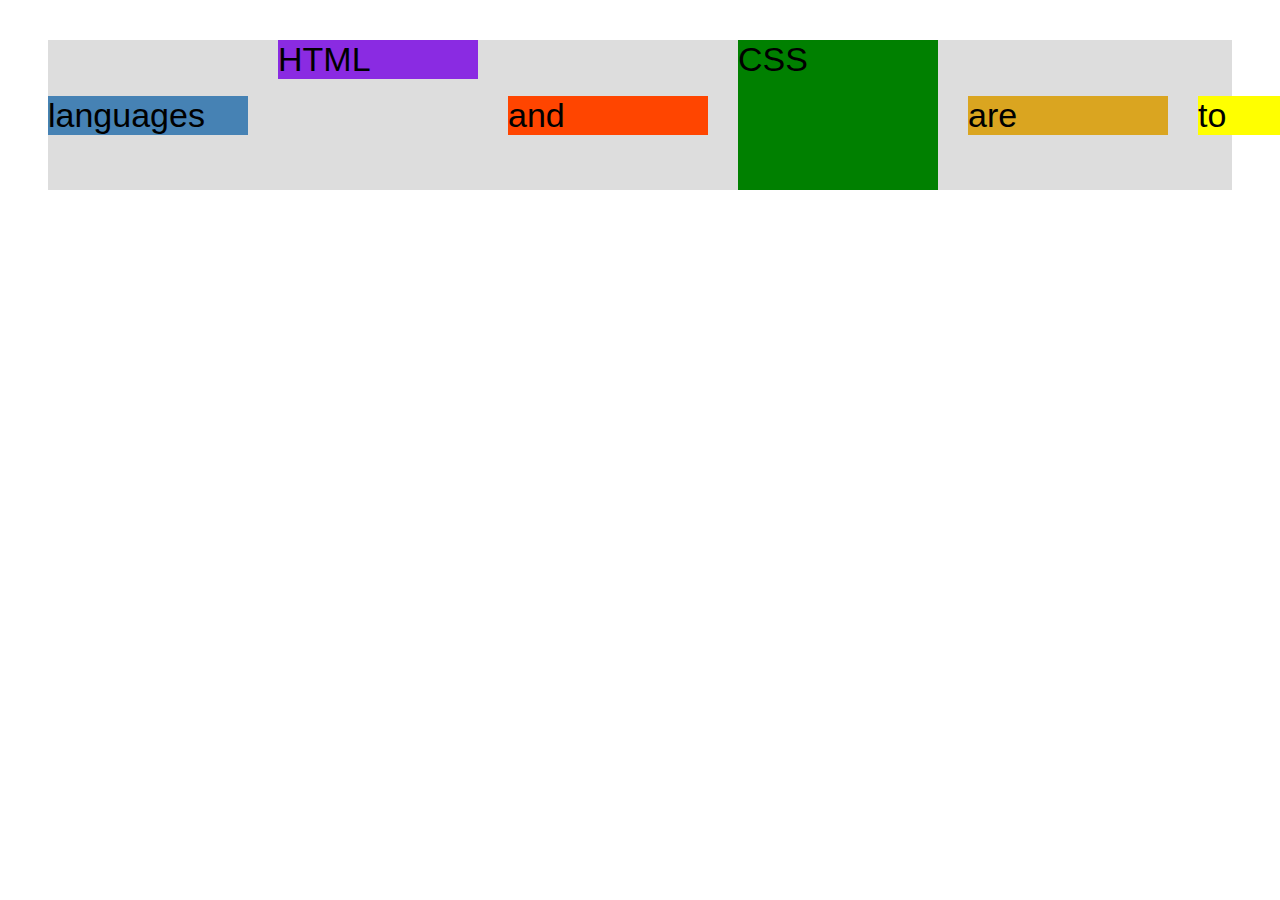
<file: 04-CSS-Layouts/flexbox.html>
<!DOCTYPE html>
<html lang="en">
  <head>
    <meta charset="UTF-8" />
    <meta http-equiv="X-UA-Compatible" content="IE=edge" />
    <meta name="viewport" content="width=device-width, initial-scale=1.0" />
    <title>Flexbox</title>
    <style>
      .el--1 {
        background-color: blueviolet;
      }
      .el--2 {
        background-color: orangered;
      }
      .el--3 {
        background-color: green;
        height: 150px;
      }
      .el--4 {
        background-color: goldenrod;
      }
      .el--5 {
        background-color: palevioletred;
      }
      .el--6 {
        background-color: steelblue;
      }
      .el--7 {
        background-color: yellow;
      }
      .el--8 {
        background-color: crimson;
      }

      .container {
        /* STARTER */
        font-family: sans-serif;
        background-color: #ddd;
        font-size: 34px;
        margin: 40px;

        /* FLEXBOX */
        display: flex;
        align-items: center;
        justify-content: space-between;
        gap: 30px;
      }

      .el {
        /* DEFAULTS:
        flex-grow: 0;
        flex-shrink: 1;
        flex-basis: auto; */

        /* flex-basis: 200px; */
        /* flex-shrink: 0; */
        /* flex-grow: 1; */

        flex: 0 0 200px;
      }

      /* order: için en başa gelen eleman 0'dan küçük değer almalıdır. Default değer 0'dır. 0'dan en küçük olan eleman en başa, 0'dan en büyük olan eleman en sona gelir */

      .el--1 {
        align-self: flex-start;
      }

      .el--5 {
        align-self: stretch;
        order: 1;
      }

      .el--6 {
        order: -1;
      }
    </style>
  </head>
  <body>
    <div class="container">
      <div class="el el--1">HTML</div>
      <div class="el el--2">and</div>
      <div class="el el--3">CSS</div>
      <div class="el el--4">are</div>
      <div class="el el--5">amazing</div>
      <div class="el el--6">languages</div>
      <div class="el el--7">to</div>
      <div class="el el--8">learn</div>
    </div>
  </body>
</html>
</file>
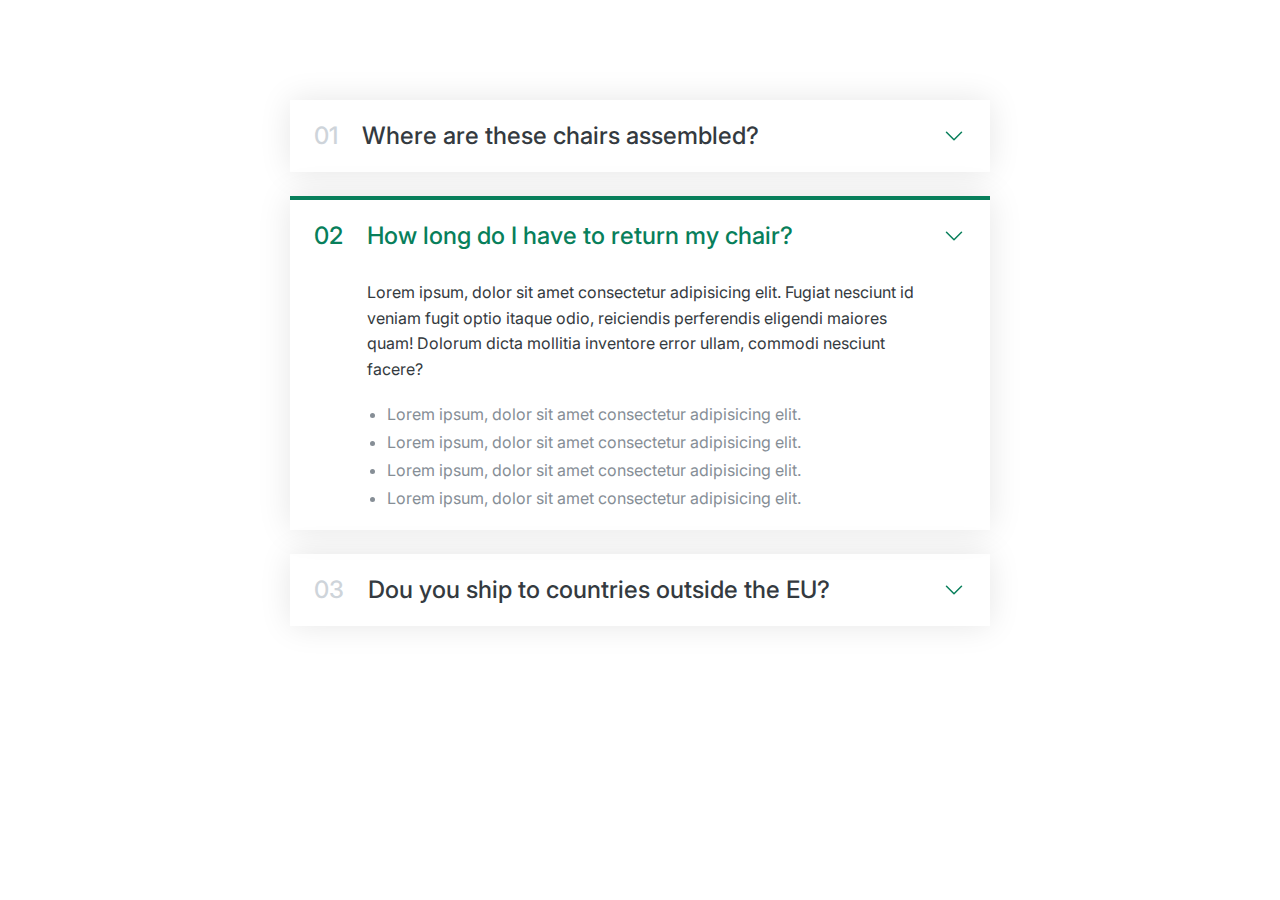
<file: 06-Components/01-accordion.html>
<!DOCTYPE html>
<html lang="en">
  <head>
    <meta charset="UTF-8" />
    <meta http-equiv="X-UA-Compatible" content="IE=edge" />
    <meta name="viewport" content="width=device-width, initial-scale=1.0" />
    <title>Accordion</title>
    <link
      href="https://fonts.googleapis.com/css2?family=Inter:wght@400;500;600;700&display=swap"
      rel="stylesheet"
    />
    <link rel="stylesheet" href="01-accordion.css" />
  </head>
  <body>
    <div class="accordion">
      <div class="item">
        <p class="number">01</p>
        <p class="text">Where are these chairs assembled?</p>
        <svg
          xmlns="http://www.w3.org/2000/svg"
          fill="none"
          viewBox="0 0 24 24"
          stroke-width="1.5"
          stroke="currentColor"
          class="icon"
        >
          <path
            stroke-linecap="round"
            stroke-linejoin="round"
            d="M19.5 8.25l-7.5 7.5-7.5-7.5"
          />
        </svg>

        <div class="hidden-box">
          <p>
            Lorem ipsum, dolor sit amet consectetur adipisicing elit. Fugiat
            nesciunt id veniam fugit optio itaque odio, reiciendis perferendis
            eligendi maiores quam! Dolorum dicta mollitia inventore error ullam,
            commodi nesciunt facere?
          </p>
          <ul>
            <li>Lorem ipsum, dolor sit amet consectetur adipisicing elit.</li>
            <li>Lorem ipsum, dolor sit amet consectetur adipisicing elit.</li>
            <li>Lorem ipsum, dolor sit amet consectetur adipisicing elit.</li>
            <li>Lorem ipsum, dolor sit amet consectetur adipisicing elit.</li>
          </ul>
        </div>
      </div>

      <div class="item open">
        <p class="number">02</p>
        <p class="text">How long do I have to return my chair?</p>
        <svg
          xmlns="http://www.w3.org/2000/svg"
          fill="none"
          viewBox="0 0 24 24"
          stroke-width="1.5"
          stroke="currentColor"
          class="icon"
        >
          <path
            stroke-linecap="round"
            stroke-linejoin="round"
            d="M19.5 8.25l-7.5 7.5-7.5-7.5"
          />
        </svg>

        <div class="hidden-box">
          <p>
            Lorem ipsum, dolor sit amet consectetur adipisicing elit. Fugiat
            nesciunt id veniam fugit optio itaque odio, reiciendis perferendis
            eligendi maiores quam! Dolorum dicta mollitia inventore error ullam,
            commodi nesciunt facere?
          </p>
          <ul>
            <li>Lorem ipsum, dolor sit amet consectetur adipisicing elit.</li>
            <li>Lorem ipsum, dolor sit amet consectetur adipisicing elit.</li>
            <li>Lorem ipsum, dolor sit amet consectetur adipisicing elit.</li>
            <li>Lorem ipsum, dolor sit amet consectetur adipisicing elit.</li>
          </ul>
        </div>
      </div>

      <div class="item">
        <p class="number">03</p>
        <p class="text">Dou you ship to countries outside the EU?</p>
        <svg
          xmlns="http://www.w3.org/2000/svg"
          fill="none"
          viewBox="0 0 24 24"
          stroke-width="1.5"
          stroke="currentColor"
          class="icon"
        >
          <path
            stroke-linecap="round"
            stroke-linejoin="round"
            d="M19.5 8.25l-7.5 7.5-7.5-7.5"
          />
        </svg>

        <div class="hidden-box">
          <p>
            Lorem ipsum, dolor sit amet consectetur adipisicing elit. Fugiat
            nesciunt id veniam fugit optio itaque odio, reiciendis perferendis
            eligendi maiores quam! Dolorum dicta mollitia inventore error ullam,
            commodi nesciunt facere?
          </p>
          <ul>
            <li>Lorem ipsum, dolor sit amet consectetur adipisicing elit.</li>
            <li>Lorem ipsum, dolor sit amet consectetur adipisicing elit.</li>
            <li>Lorem ipsum, dolor sit amet consectetur adipisicing elit.</li>
            <li>Lorem ipsum, dolor sit amet consectetur adipisicing elit.</li>
          </ul>
        </div>
      </div>
    </div>
  </body>
</html>
</file>
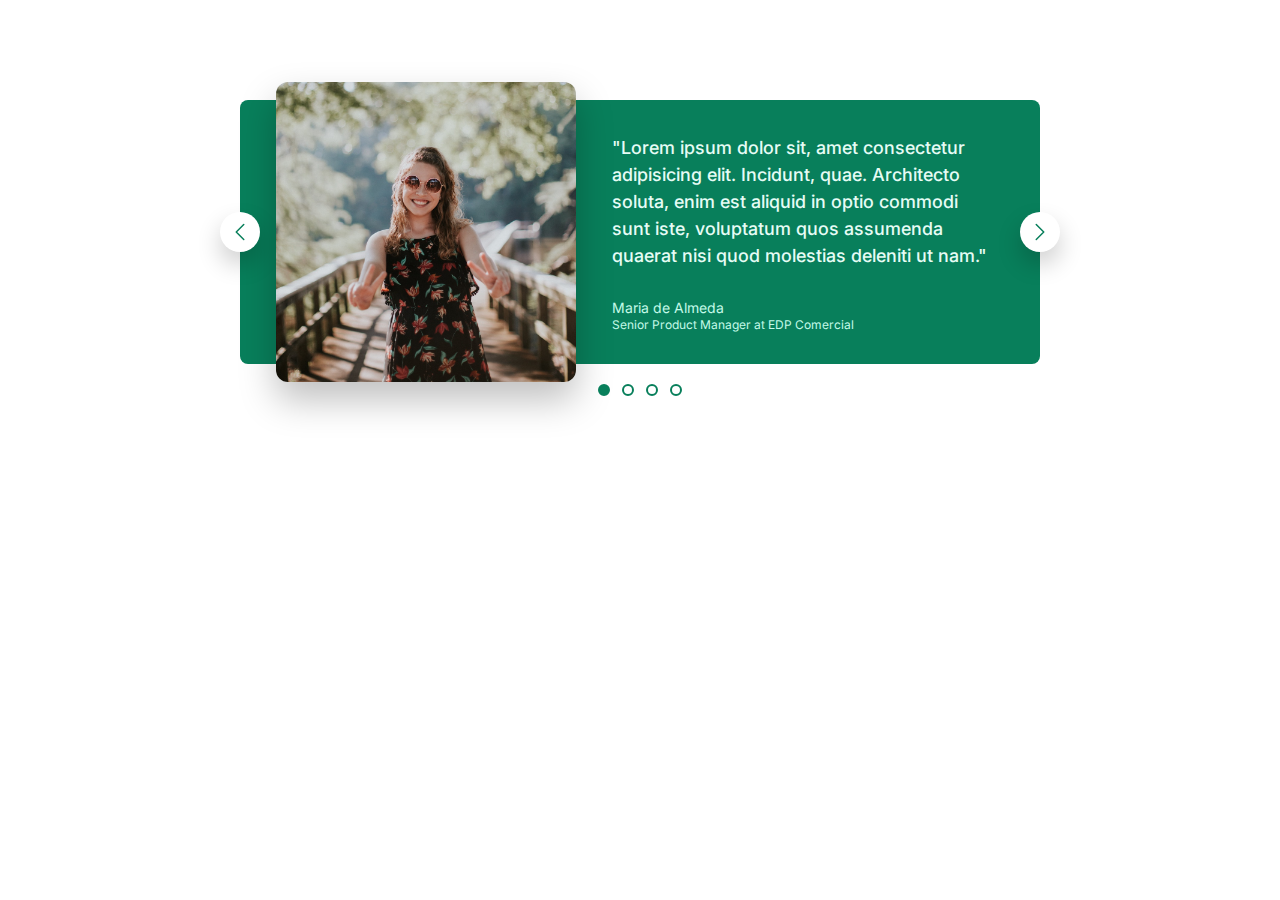
<file: 06-Components/02-carousel.html>
<!DOCTYPE html>
<html lang="en">
  <head>
    <meta charset="UTF-8" />
    <meta http-equiv="X-UA-Compatible" content="IE=edge" />
    <meta name="viewport" content="width=device-width, initial-scale=1.0" />
    <link
      href="https://fonts.googleapis.com/css2?family=Inter:wght@400;500;600;700&display=swap"
      rel="stylesheet"
    />
    <link rel="stylesheet" href="02-carousel.css" />
    <title>Carousel</title>
  </head>
  <body>
    <div class="carousel">
      <img src="maria.jpg" alt="Maria de Almeda" />
      <blockquote class="testiomanial">
        <p class="testiomail-text">
          "Lorem ipsum dolor sit, amet consectetur adipisicing elit. Incidunt,
          quae. Architecto soluta, enim est aliquid in optio commodi sunt iste,
          voluptatum quos assumenda quaerat nisi quod molestias deleniti ut
          nam."
        </p>
        <p class="testimonial-author">Maria de Almeda</p>
        <p class="testimonial-job">Senior Product Manager at EDP Comercial</p>
      </blockquote>

      <button class="btn btn--left">
        <svg
          xmlns="http://www.w3.org/2000/svg"
          fill="none"
          viewBox="0 0 24 24"
          stroke-width="1.5"
          stroke="currentColor"
          class="btn-icon"
        >
          <path
            stroke-linecap="round"
            stroke-linejoin="round"
            d="M15.75 19.5L8.25 12l7.5-7.5"
          />
        </svg>
      </button>
      <button class="btn btn--right">
        <svg
          xmlns="http://www.w3.org/2000/svg"
          fill="none"
          viewBox="0 0 24 24"
          stroke-width="1.5"
          stroke="currentColor"
          class="btn-icon"
        >
          <path
            stroke-linecap="round"
            stroke-linejoin="round"
            d="M8.25 4.5l7.5 7.5-7.5 7.5"
          />
        </svg>
      </button>
      <div class="dots">
        <button class="dot dot--fill">&nbsp;</button>
        <button class="dot">&nbsp;</button>
        <button class="dot">&nbsp;</button>
        <button class="dot">&nbsp;</button>
      </div>
    </div>
  </body>
</html>
</file>
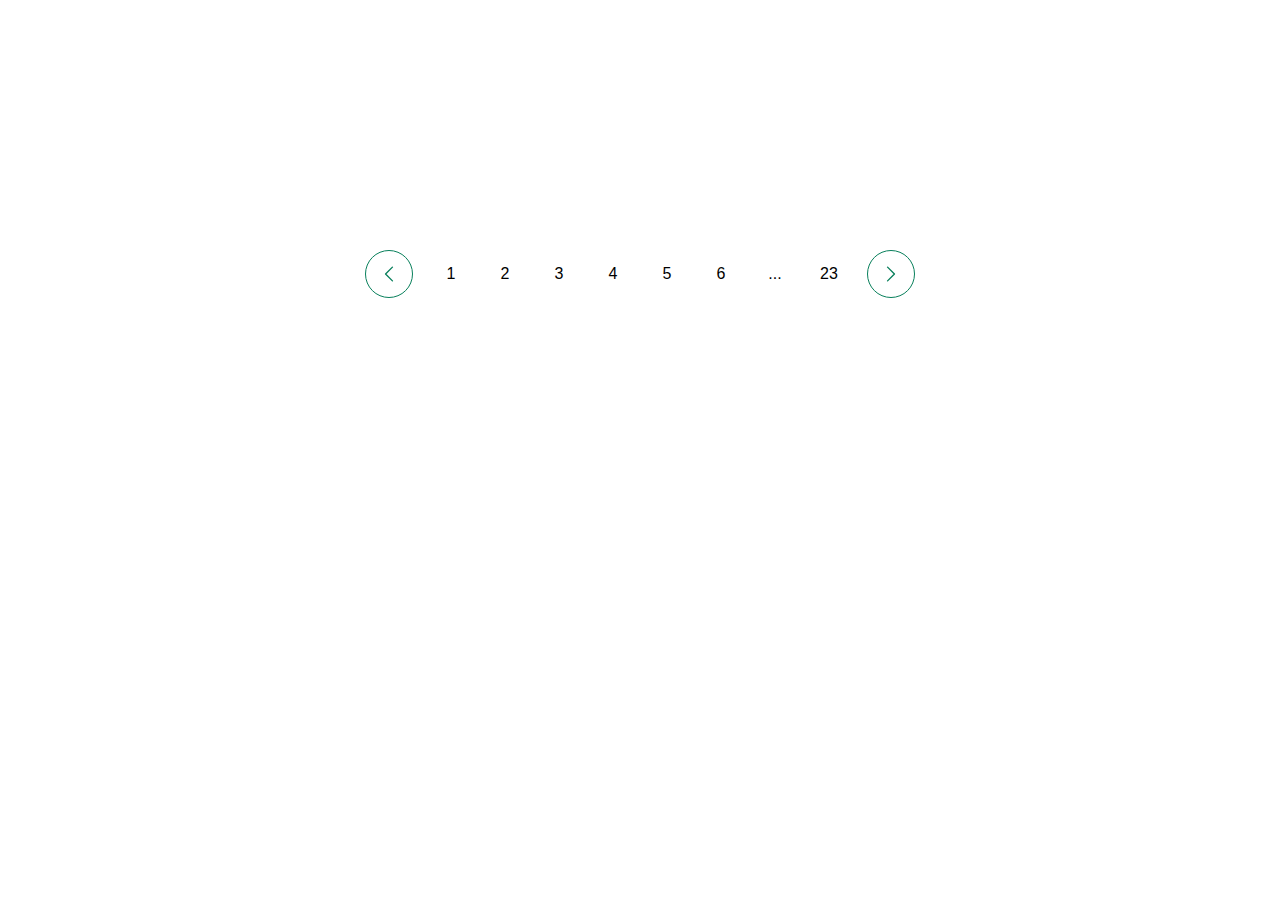
<file: 06-Components/04-pagination.html>
<!DOCTYPE html>
<html lang="en">
  <head>
    <meta charset="UTF-8" />
    <meta http-equiv="X-UA-Compatible" content="IE=edge" />
    <meta name="viewport" content="width=device-width, initial-scale=1.0" />
    <title>Pagination</title>
    <link rel="stylesheet" href="04-pagination.css" />
  </head>
  <body>
    <div class="container">
      <button class="btn">
        <svg
          xmlns="http://www.w3.org/2000/svg"
          fill="none"
          viewBox="0 0 24 24"
          stroke-width="1.5"
          stroke="currentColor"
          class="btn-icon"
        >
          <path
            stroke-linecap="round"
            stroke-linejoin="round"
            d="M15.75 19.5L8.25 12l7.5-7.5"
          />
        </svg>
      </button>
      <div class="links">
        <a href="#" class="link">1</a>
        <a href="#" class="link">2</a>
        <a href="#" class="link">3</a>
        <a href="#" class="link">4</a>
        <a href="#" class="link">5</a>
        <a href="#" class="link">6</a>
        <a href="#" class="link">...</a>
        <a href="#" class="link">23</a>
      </div>
      <button class="btn">
        <svg
          xmlns="http://www.w3.org/2000/svg"
          fill="none"
          viewBox="0 0 24 24"
          stroke-width="1.5"
          stroke="currentColor"
          class="btn-icon"
        >
          <path
            stroke-linecap="round"
            stroke-linejoin="round"
            d="M8.25 4.5l7.5 7.5-7.5 7.5"
          />
        </svg>
      </button>
    </div>
  </body>
</html>
</file>
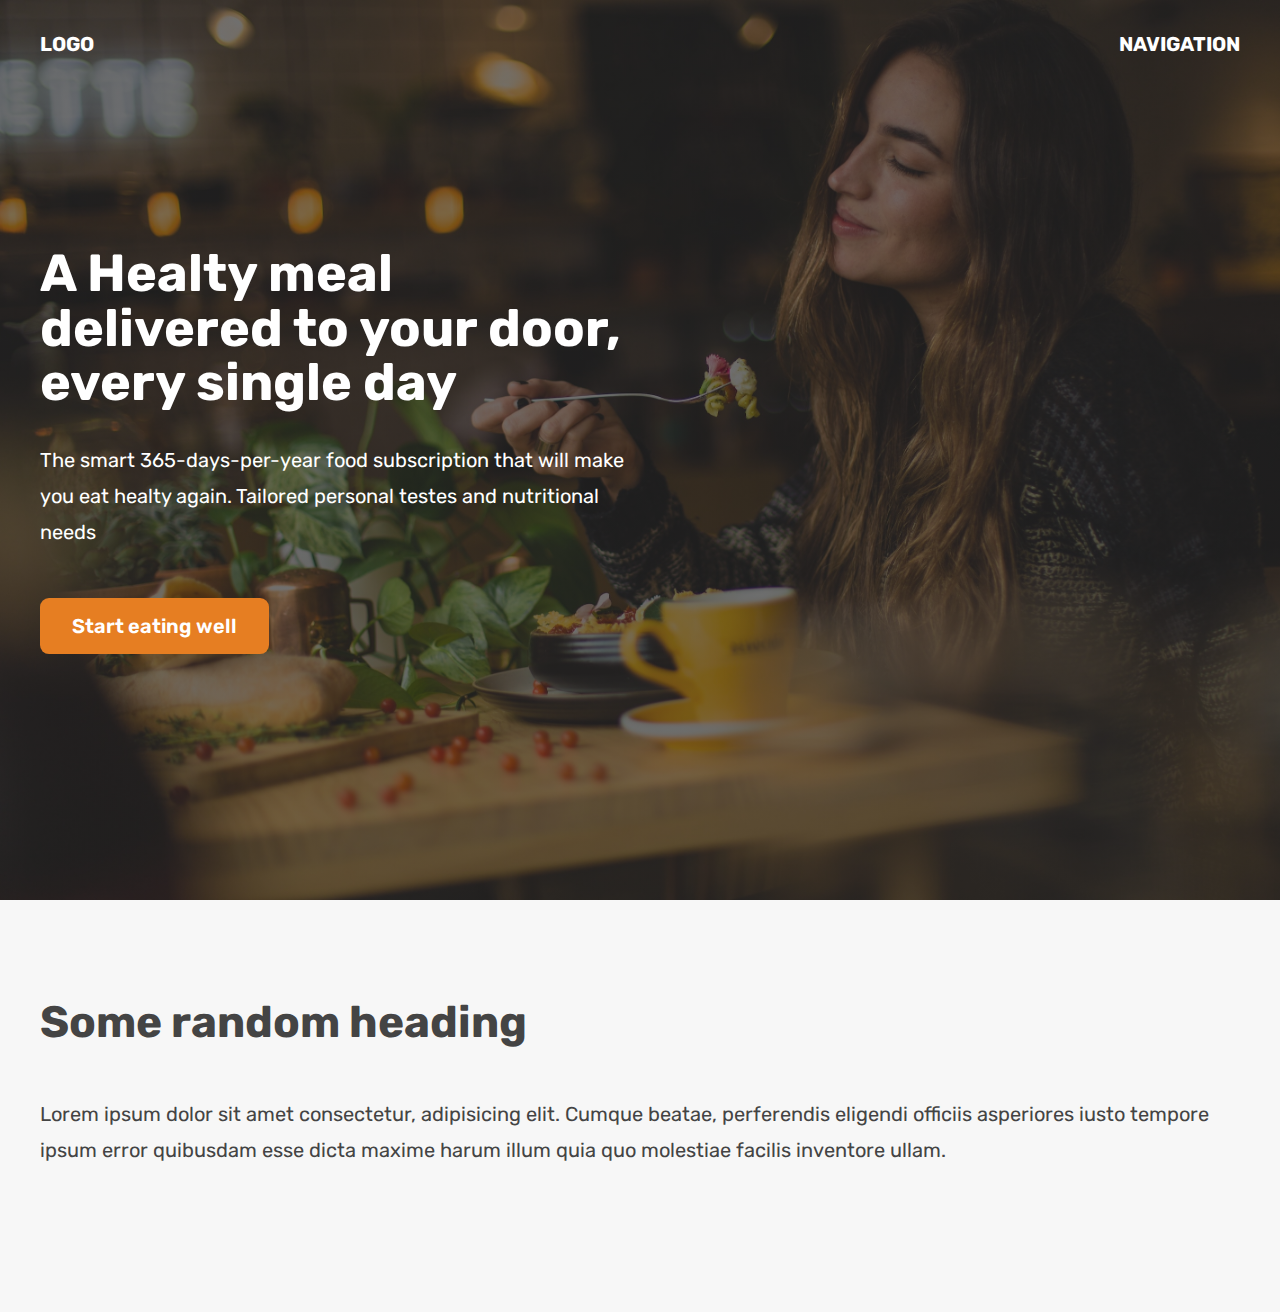
<file: 06-Components/05-hero.html>
<!DOCTYPE html>
<html lang="en">
  <head>
    <meta charset="UTF-8" />
    <meta http-equiv="X-UA-Compatible" content="IE=edge" />
    <meta name="viewport" content="width=device-width, initial-scale=1.0" />
    <title>Omnifood Hero Section</title>
    <link rel="preconnect" href="https://fonts.googleapis.com" />
    <link rel="preconnect" href="https://fonts.gstatic.com" crossorigin />
    <link
      href="https://fonts.googleapis.com/css2?family=Rubik:ital,wght@0,400;0,500;0,600;0,700;1,400;1,500;1,600&display=swap"
      rel="stylesheet"
    />

    <link rel="stylesheet" href="05-hero.css" />
  </head>
  <body>
    <header>
      <nav class="container">
        <div>LOGO</div>
        <div>NAVIGATION</div>
      </nav>

      <div class="header-container">
        <div class="header-container-inner">
          <h1>A Healty meal delivered to your door, every single day</h1>
          <p>
            The smart 365-days-per-year food subscription that will make you eat
            healty again. Tailored personal testes and nutritional needs
          </p>
          <a href="#" class="btn">Start eating well</a>
        </div>
      </div>
    </header>

    <section>
      <div class="container">
        <h2>Some random heading</h2>
        <p>
          Lorem ipsum dolor sit amet consectetur, adipisicing elit. Cumque
          beatae, perferendis eligendi officiis asperiores iusto tempore ipsum
          error quibusdam esse dicta maxime harum illum quia quo molestiae
          facilis inventore ullam.
        </p>
      </div>
    </section>
  </body>
</html>
</file>
<file: 03-CSS-Fundamentals/style.css>
* {
  margin: 0;
  padding: 0;
}

body {
  font-family: sans-serif;
  color: #444;
  border-top: 10px solid #1098ad;
  position: relative;
}

.main-header {
  background-color: #f7f7f7;
  padding: 20px 40px;
  margin-bottom: 60px;
  /* height: 80px; */
}

nav {
  font-size: 18px;
}

article {
  margin-bottom: 60px;
}

.post-header {
  margin-bottom: 40px;
}

aside {
  background-color: #f7f7f7;
  border-top: 5px solid #1098ad;
  border-bottom: 5px solid #1098ad;
  padding: 50px 0;
  width: 500px;
}

/* h1,
h2,
h3,
h4,
p,
li {
  font-family: sans-serif;
  color: #444;
} */

h1,
h2,
h3 {
  color: #1098ad;
}

h1 {
  font-size: 26px;
  text-transform: uppercase;
  font-style: italic;
}

h2 {
  font-size: 40px;
  margin-bottom: 30px;
}

h3 {
  font-size: 30px;
  margin-bottom: 20px;
  margin-top: 40px;
}

h4 {
  font-size: 20px;
  text-transform: uppercase;
  text-align: center;
}

p {
  font-size: 22px;
  line-height: 1.5;
  margin-bottom: 15px;
}

ul,
ol {
  margin-left: 50px;
  margin-bottom: 20px;
}

li {
  font-size: 20px;
  margin-bottom: 10px;
}

li:last-child {
  margin-bottom: 0;
}

/* footer p {
  font-size: 16px;
} */

#copyright {
  font-size: 16px;
}

/* article header p {
  font-style: italic;
} */

#author {
  font-style: italic;
  font-size: 18px;
}

.related-author {
  font-size: 18px;
  font-weight: bold;
}

.related {
  list-style: none;
}

/* li:first-child { */
/* parent ın ilk child i olan li elemanlarını seçer */
/* Burada dikkat edilmesi nokta, eğer li parent elementinin ilk childı değilse seçilemez. Seçilmesi için li'nin parentının ilk elemanı olması gerekir. */
/* font-weight: bold; */
/* } */

/* li:last-child { */
/* parent ın son child i olan li elemanlarını seçer */
/* font-style: italic; */
/* } */

/* li:nth-child(2) { */
/* parent ın belirtilen sıradaki child i olan li elemanlarını seçer */
/* color: red; */
/* } */

/* li:nth-child(odd) {
  /* Tek sayı olan elemanları seçer */
/* color: black; */
/* } */

/* li:nth-child(even) { */
/* Çift sayı olan elemanları seçer */
/* color: blue; */
/* } */

/* Styling Links */

/* href attribute'una ya da gerçekten link olan a etiketlerini seçme: */

a:link {
  color: #1098ad;
  text-decoration: none;
}

a:visited {
  color: #1098ad;
}

a:hover {
  color: orangered;
  font-weight: bold;
  text-decoration: underline orangered;
}

/* Linkler için yazılan css rule'ları yukarıdaki şekildeki sırayla olmalıdır */

.post-image {
  width: 100%;
  /* width: 100%; olması demek resmin bulunduğu containerın ya da elementin tamamını kaplaması demek responsive design için çok ama çok önemli. Site küçüldükçe ya da büyüdükçe resim belirttiğimiz miktarda yer kaplamaya devam edecek*/
  height: auto;
  /* width 800px olduğu için resmin aspect ratio'su bozuldu. Heigh özelliğini auto yaparak bu aspect ratio'yu düzelttik. Heigh, witdh'e göre ayarlandı. */
}

/* Sayfayı ya da bir elementi merkeze almak */

/* Öncelikle bunun için elementin içinde hareket edebileceği bir containera sahip olması lazım ve bu containerın bir genişliği olması lazım.. Yeterli boşluk olması lazım. Genelde <div> kullanılır. */

.container {
  width: 800px;
  margin: 0 auto;
}

nav a:link {
  margin-right: 30px;
  margin-top: 10px;
  display: inline-block;
  /* display: inline-block; yapmamızın sebebi, margin-top vermemiz. Çünkü inline elementlerde sağdan ve soldan margin ya da padding verilir ancak üstten veya alttan margin veya padding verilemez. */
}

nav a:link:last-child {
  margin-right: 0;
}

/* Resimler (img) aslında inline elemanlardır ancak inline-block gibi davranırlar */

button {
  font-size: 22px;
  padding: 20px;
  cursor: pointer;
  position: absolute;
  bottom: 50px;
  right: 50px;
}

h1::first-letter {
  font-style: normal;
  margin-right: 5px;
}

/* Adjacent Sibling selector kullandık. Anlamı h3'den sonra gelen p siblinklerini seç: */
/* h3 + p::first-line {
  color: red;
} */

h2 {
  position: relative;
}

h2::after {
  content: "TOP";
  background-color: #ffe70e;
  color: #444;
  font-size: 16px;
  font-weight: bold;
  display: inline-block;
  padding: 5px 10px;
  position: absolute;
  top: -10px;
  right: -25px;
}
</file>
<file: 04-CSS-Layouts/style.css>
* {
  /* border-top: 10px solid #1098ad; */
  margin: 0;
  padding: 0;
  box-sizing: border-box;
}

/* PAGE SECTIONS */
body {
  color: #444;
  font-family: sans-serif;

  border-top: 10px solid #1098ad;
  position: relative;
}

.container {
  width: 1200px;
  /* margin-left: auto;
  margin-right: auto; */
  margin: 0 auto;
}

.main-header {
  background-color: #f7f7f7;
  /* padding: 20px;
  padding-left: 40px;
  padding-right: 40px; */
  padding: 20px 40px;
  /* margin-bottom: 60px; */
  /* height: 80px; */
}

nav {
  font-size: 18px;
  /* text-align: center; */
}

article {
  /* margin-bottom: 60px; */
}

.post-header {
  margin-bottom: 40px;
  /* position: relative; */
}

aside {
  background-color: #f7f7f7;
  border-top: 5px solid #1098ad;
  border-bottom: 5px solid #1098ad;
  padding: 50px 40px;
}

/* SMALLER ELEMENTS */
h1,
h2,
h3 {
  color: #1098ad;
}

h1 {
  font-size: 26px;
  text-transform: uppercase;
  font-style: italic;
}

h2 {
  font-size: 40px;
  margin-bottom: 30px;
}

h3 {
  font-size: 30px;
  margin-bottom: 20px;
  margin-top: 40px;
}

h4 {
  font-size: 20px;
  text-transform: uppercase;
  text-align: center;
  margin-bottom: 30px;
}

p {
  font-size: 22px;
  line-height: 1.5;
  margin-bottom: 15px;
}

ul,
ol {
  margin-left: 50px;
  margin-bottom: 20px;
}

li {
  font-size: 20px;
  margin-bottom: 10px;
  /* display: inline; */
}

li:last-child {
  margin-bottom: 0;
}

/* footer p {
  font-size: 16px;
} */

/* article header p {
  font-style: italic;
} */

#author {
  font-style: italic;
  font-size: 18px;
}

#copyright {
  font-size: 16px;
}

.related-author {
  font-size: 18px;
  font-weight: bold;
}

/* ul {
  list-style: none;
} */

.related {
  list-style: none;
  margin-left: 0;
}

body {
  /* background-color: orangered; */
}

/* .first-li {
  font-weight: bold;
} */

li:first-child {
  font-weight: bold;
}

li:last-child {
  font-style: italic;
}

li:nth-child(even) {
  /* color: red; */
}

/* Misconception: this won't work! */
article p:first-child {
  color: red;
}

/* Styling links */
a:link {
  color: #1098ad;
  text-decoration: none;
}

a:visited {
  /* color: #777; */
  color: #1098ad;
}

a:hover {
  color: orangered;
  font-weight: bold;
  text-decoration: underline orangered;
}

a:active {
  background-color: black;
  font-style: italic;
}
/* LVHA */

.post-img {
  width: 100%;
  height: auto;
}

nav a:link {
  /* background-color: orangered;
  margin: 20px;
  padding: 20px;

  display: block; */

  margin-right: 30px;
  display: inline-block;
}

nav a:link:last-child {
  margin-right: 0;
}

button {
  font-size: 22px;
  padding: 20px;
  cursor: pointer;

  position: absolute;
  /* top: 50px;
  left: 50px; */
  bottom: 50px;
  right: 50px;
}

h1::first-letter {
  font-style: normal;
  margin-right: 5px;
}

h3 + p::first-line {
  /* color: red; */
}

h2 {
  /* background-color: orange; */
  position: relative;
}

h2::before {
  content: "TOP";
  background-color: #ffe70e;
  color: #444;
  font-size: 16px;
  font-weight: bold;
  display: inline-block;
  padding: 5px 10px;
  position: absolute;
  top: -10px;
  right: -25px;
}

/* Resolving conflicts */
/* #copyright {
  color: red;
}

.copyright {
  color: blue;
}

.text {
  color: yellow;
}

footer p {
  color: green !important;
} */

/* nav a:link,
nav p {
  font-size: 18px;
} */

/* FLOATS */

/*
.author-img {
  float: left;
  margin-bottom: 20px;
}

.author {
  float: left;
  margin-top: 10px;
  margin-left: 20px;
}

h1 {
  float: left;
}

nav {
  float: right;
}

.clearfix::after {
  content: "";
  clear: both;
  display: block;
}

article {
  width: 825px;
  float: left;
}

aside {
  width: 300px;
  float: right;
}

footer {
  clear: both;
}
*/

/* FLEXBOX */

.main-header {
  display: flex;
  align-items: center;
  justify-content: space-between;
}

.author-box {
  display: flex;
  align-items: center;
  margin-bottom: 15px;
}

.author {
  margin-bottom: 0;
  margin-left: 15px;
}

.related-post {
  display: flex;
  align-items: center;
  gap: 20px;
  margin-bottom: 30px;
}

.related-link:link {
  font-size: 17px;
  font-weight: bold;
  font-style: normal;
  display: block;
  margin-bottom: 5px;
}

.related-author {
  margin-bottom: 0;
  font-size: 14px;
  font-weight: normal;
  font-style: italic;
}

/* FLEXBOX LAYOUT */
/* .row {
  display: flex;
  align-items: flex-start;
  gap: 75px;
  margin-bottom: 60px;
} */

/* aside elemanına 300 px verdik. article elemanına flex:1 verirsek (flex-grow:1) kalan tüm alanı kaplar: */
/* article {
  flex: 1;
  margin-bottom: 0;
} */

/* aside {
  DEFAULTS:
  flex-grow: 0;
  flex-shrink: 1;
  flex-basis: auto;

  flex: 0 0 300px;
} */

/* CSS GRİD LAYOUT */
.container {
  display: grid;
  grid-template-columns: 1fr 300px;
  column-gap: 75px;
  row-gap: 60px;
  align-items: start;
}

.main-header {
  /* grid-column: 1 / span 2; */
  grid-column: 1 / -1;
}

footer {
  grid-column: 1 / -1;
}
</file>
<file: 05-Design/style.css>
/*
SPACING SYSTEM (px)
2 / 4 / 8 / 12 / 16 / 24 / 32 / 48 / 64 / 80 / 96 / 128

FONT SIZE SYSTEM (px)
10 / 12 / 14 / 16 / 18 / 20 / 24 / 30 / 36 / 44 / 52 / 62 / 74 / 86 / 98
*/

/* 
MAIN COLOR: #087f5b
GREY COLOR: #343a40
*/

* {
  margin: 0;
  padding: 0;
  box-sizing: border-box;
}

/* ------------------------ */
/* GENERAL STYLES */
/* ------------------------ */
body {
  font-family: "Inter", sans-serif;
  color: #343a40;
  border-bottom: 8px solid #087f5b;
}

.container {
  width: 960px;
  margin: 0 auto;
}

header,
section {
  margin-bottom: 48px;
  margin-bottom: 96px;
}

h2 {
  margin-bottom: 48px;
  font-size: 36px;
  letter-spacing: -0.5px;
}

.grid-3-cols {
  display: grid;
  grid-template-columns: repeat(3, 1fr);
  column-gap: 80px;
}

.btn:link,
.btn:visited {
  background-color: #087f5b;
  color: #fff;
  text-decoration: none;
  text-transform: uppercase;
  font-weight: 500;
  display: inline-block;
  border-radius: 100px;
}

.btn:hover,
.btn:active {
  background-color: #099268;
}

.btn--big {
  font-size: 18px;
  padding: 16px 32px;
}

.btn--small {
  font-size: 14px;
  padding: 8px 12px;
}

img {
  border-radius: 12px;
}

/* ------------------------ */
/* COMPONENT STYLES */
/* ------------------------ */

/* HEADER */
header {
  display: grid;
  grid-template-columns: repeat(2, 1fr);
  column-gap: 80px;
  margin-top: 64px;
}

.header-text-box {
  align-self: center;
}

h1 {
  margin-bottom: 32px;
  font-size: 44px;
  line-height: 1.1;
  letter-spacing: -1px;
}

.header-text {
  margin-bottom: 24px;
  font-size: 18px;
  line-height: 1.7;
}

img {
  width: 100%;
}

/* FEATURES */
.features-icon {
  stroke: #087f5b;
  width: 32px;
  height: 32px;
  margin-bottom: 24px;
}

.features-title {
  margin-bottom: 16px;
  font-size: 20px;
}

.features-text {
  font-size: 18px;
  line-height: 1.7;
}

/* TESTIMONIAL */
.testimonial-section {
  background-color: #087f5b;
  color: #fff;
  padding: 24px;
  border-radius: 12px;
}

.testimonial-box {
  grid-column: 2 / -1;
  align-self: center;
}

.testimonial-box h2 {
  margin-bottom: 24px;
  font-size: 24px;
}

.testimonial-text {
  font-style: italic;
  margin-bottom: 24px;
  font-size: 18px;
  line-height: 1.7;
  color: #e6fcf5;
}

.testimonial-author {
  color: #c3fae8;
}

/* CHAIRS */
.chair {
  box-shadow: 0 20px 30px 0 rgba(0, 0, 0, 0.07);
  border-radius: 12px;
}

.chair img {
  border-bottom-left-radius: 0;
  border-bottom-right-radius: 0;
}

.chair-box {
  padding: 32px;
}

h3 {
  margin-bottom: 24px;
  font-size: 20px;
}

.chair-details {
  list-style: none;
  margin-bottom: 48px;
}

.chair-details li {
  display: flex;
  align-items: center;
  gap: 12px;
  margin-bottom: 16px;
}

.chair-details li:last-child {
  margin-bottom: 0;
}

.chair-icon {
  stroke: #087f5b;
  width: 24px;
  height: 24px;
}

.chair-price {
  display: flex;
  align-items: center;
  justify-content: space-between;
  font-size: 20px;
}

footer {
  margin-bottom: 48px;
  font-size: 14px;
  color: #495057;
}
</file>
<file: 06-Components/01-accordion.css>
/*
SPACING SYSTEM (px)
2 / 4 / 8 / 12 / 16 / 24 / 32 / 48 / 64 / 80 / 96 / 128

FONT SIZE SYSTEM (px)
10 / 12 / 14 / 16 / 18 / 20 / 24 / 30 / 36 / 44 / 52 / 62 / 74 / 86 / 98
*/

/* 
MAIN COLOR: #087f5b
GREY COLOR: #343a40
*/

* {
  margin: 0;
  padding: 0;
  box-sizing: border-box;
}

body {
  font-family: "Inter", sans-serif;
  color: #343a40;
  line-height: 1;
}

.accordion {
  width: 700px;
  margin: 100px auto;

  display: flex;
  flex-direction: column;
  gap: 24px;
}

.item {
  box-shadow: 0 0 32px 0 rgba(0, 0, 0, 0.1);
  padding: 24px;
  display: grid;
  grid-template-columns: auto 1fr auto;
  column-gap: 24px;
  row-gap: 32px;
  align-items: center;
}
.number,
.text {
  font-size: 24px;
  font-weight: 500;
  /* color: #087f5b; */
}

.number {
  color: #ced4da;
}

.icon {
  width: 24px;
  height: 24px;
  stroke: #087f5b;
}
.hidden-box {
  grid-column: 2;
  display: none;
}

.hidden-box p {
  line-height: 1.6;
  margin-bottom: 24px;
}

.hidden-box ul {
  color: #868e96;
  margin-left: 20px;

  display: flex;
  flex-direction: column;
  gap: 12px;
}

.open {
  border-top: 4px solid #087f5b;
}

.open .hidden-box {
  display: block;
}

.open .number,
.open .text {
  color: #087f5b;
}
</file>
<file: 06-Components/02-carousel.css>
/*
SPACING SYSTEM (px)
2 / 4 / 8 / 12 / 16 / 24 / 32 / 48 / 64 / 80 / 96 / 128

FONT SIZE SYSTEM (px)
10 / 12 / 14 / 16 / 18 / 20 / 24 / 30 / 36 / 44 / 52 / 62 / 74 / 86 / 98
*/

/* 
MAIN COLOR: #087f5b
GREY COLOR: #343a40
*/

* {
  margin: 0;
  padding: 0;
  box-sizing: border-box;
}

body {
  font-family: "Inter", sans-serif;
  color: #343a40;
  line-height: 1;
}

img {
  height: 200px;
  border-radius: 8px;
  transform: scale(1.5);
  box-shadow: 0 12px 24px 0 rgba(0, 0, 0, 0.25);
}

.carousel {
  width: 800px;
  margin: 100px auto;
  /* padding: 32px;
  padding-left: 86px;
  padding-right: 48px; */

  padding: 32px 48px 32px 86px;

  background-color: #087f5b;
  border-radius: 8px;
  position: relative;

  display: flex;
  align-items: center;
  gap: 86px;
}

.testiomail-text {
  font-size: 18px;
  font-weight: 500;
  line-height: 1.5;
  margin-bottom: 32px;
  color: #e6fcf5;
}

.testimonial-author {
  font-size: 14px;
  margin-bottom: 4px;
  color: #c3fae8;
}

.testimonial-job {
  font-size: 12px;
  color: #c3fae8;
}

/* CONTROLS */

.btn {
  background-color: #fff;
  border: none;
  height: 40px;
  width: 40px;
  border-radius: 50%;
  position: absolute;
  box-shadow: 0 12px 24px 0 rgba(0, 0, 0, 0.2);
  cursor: pointer;

  display: flex;
  align-items: center;
  justify-content: center;
}

.btn--left {
  /* PARENT ELEMAN İLE İLİŞKİLİ */
  left: 0;
  top: 50%;
  /* ELEMANIN KENDİSİYLE İLİŞKİLİ */
  transform: translate(-50%, -50%);
}

.btn--right {
  right: 0;
  top: 50%;
  transform: translate(50%, -50%);
}

.btn-icon {
  height: 24px;
  width: 24px;
  stroke: #087f5b;
}

.dots {
  position: absolute;
  left: 50%;
  bottom: 0;
  transform: translate(-50%, 32px);
  display: flex;
  gap: 12px;
}

.dot {
  height: 12px;
  width: 12px;
  background-color: #fff;
  border: 2px solid #087f5b;
  border-radius: 50%;
  cursor: pointer;
}

.dot--fill {
  background-color: #087f5b;
}
</file>
<file: 06-Components/04-pagination.css>
/*
SPACING SYSTEM (px)
2 / 4 / 8 / 12 / 16 / 24 / 32 / 48 / 64 / 80 / 96 / 128

FONT SIZE SYSTEM (px)
10 / 12 / 14 / 16 / 18 / 20 / 24 / 30 / 36 / 44 / 52 / 62 / 74 / 86 / 98
*/

/* 
MAIN COLOR: #087f5b
GREY COLOR: #343a40
*/

* {
  margin: 0;
  padding: 0;
  box-sizing: border-box;
}

body {
  font-family: "Inter", sans-serif;
  color: #343a40;
  line-height: 1;
}

.container {
  display: flex;
  align-items: center;
  justify-content: center;
  margin-top: 250px;
  gap: 22px;
}

.btn {
  width: 48px;
  height: 48px;
  background-color: #fff;
  border: 1px solid #087f5b;
  border-radius: 50%;
  display: flex;
  align-items: center;
  justify-content: center;
  cursor: pointer;
}

.btn-icon {
  stroke: #087f5b;
  width: 22px;
  height: 22px;
}

.links {
  display: flex;
  align-items: center;
  gap: 22px;
}

.link:link,
.link:visited {
  display: flex;
  align-items: center;
  justify-content: center;
  color: black;
  text-decoration: none;
  width: 32px;
  height: 32px;
  border-radius: 50%;
}

.link:hover,
.link:active {
  background-color: #087f5b;
  color: #fff;
}

.btn:hover {
  background-color: #087f5b;
}

.btn:hover .btn-icon {
  stroke: #fff;
}
</file>
<file: 06-Components/05-hero.css>
* {
  margin: 0;
  padding: 0;
  box-sizing: border-box;
}

html {
  font-family: "Rubik", sans-serif;
  color: #444;
}

.container {
  margin: 0 auto;
  width: 1200px;
}

header {
  height: 100vh;
  position: relative;

  background-image: linear-gradient(
      rgba(34, 34, 34, 0.6),
      rgba(34, 34, 34, 0.6)
    ),
    url(hero.jpg);
  background-size: cover;

  color: #fff;
}

nav {
  font-size: 20px;
  font-weight: 700;
  padding-top: 32px;
  display: flex;
  justify-content: space-between;
}

.header-container {
  width: 1200px;
  position: absolute;
  left: 50%;
  top: 50%;
  transform: translate(-50%, -50%);
}

.header-container-inner {
  width: 50%;
}

h1 {
  font-size: 52px;
  margin-bottom: 32px;
  line-height: 1.05;
}

p {
  font-size: 20px;
  line-height: 1.8;
  margin-bottom: 48px;
}

.btn:link,
.btn:visited {
  font-size: 20px;
  font-weight: 600;
  background-color: #e67e22;
  color: #fff;
  text-decoration: none;
  display: inline-block;
  padding: 16px 32px;
  border-radius: 9px;
}

h2 {
  font-size: 44px;
  margin-bottom: 48px;
}

section {
  padding: 96px 0;
  background-color: #f7f7f7;
}
</file>
